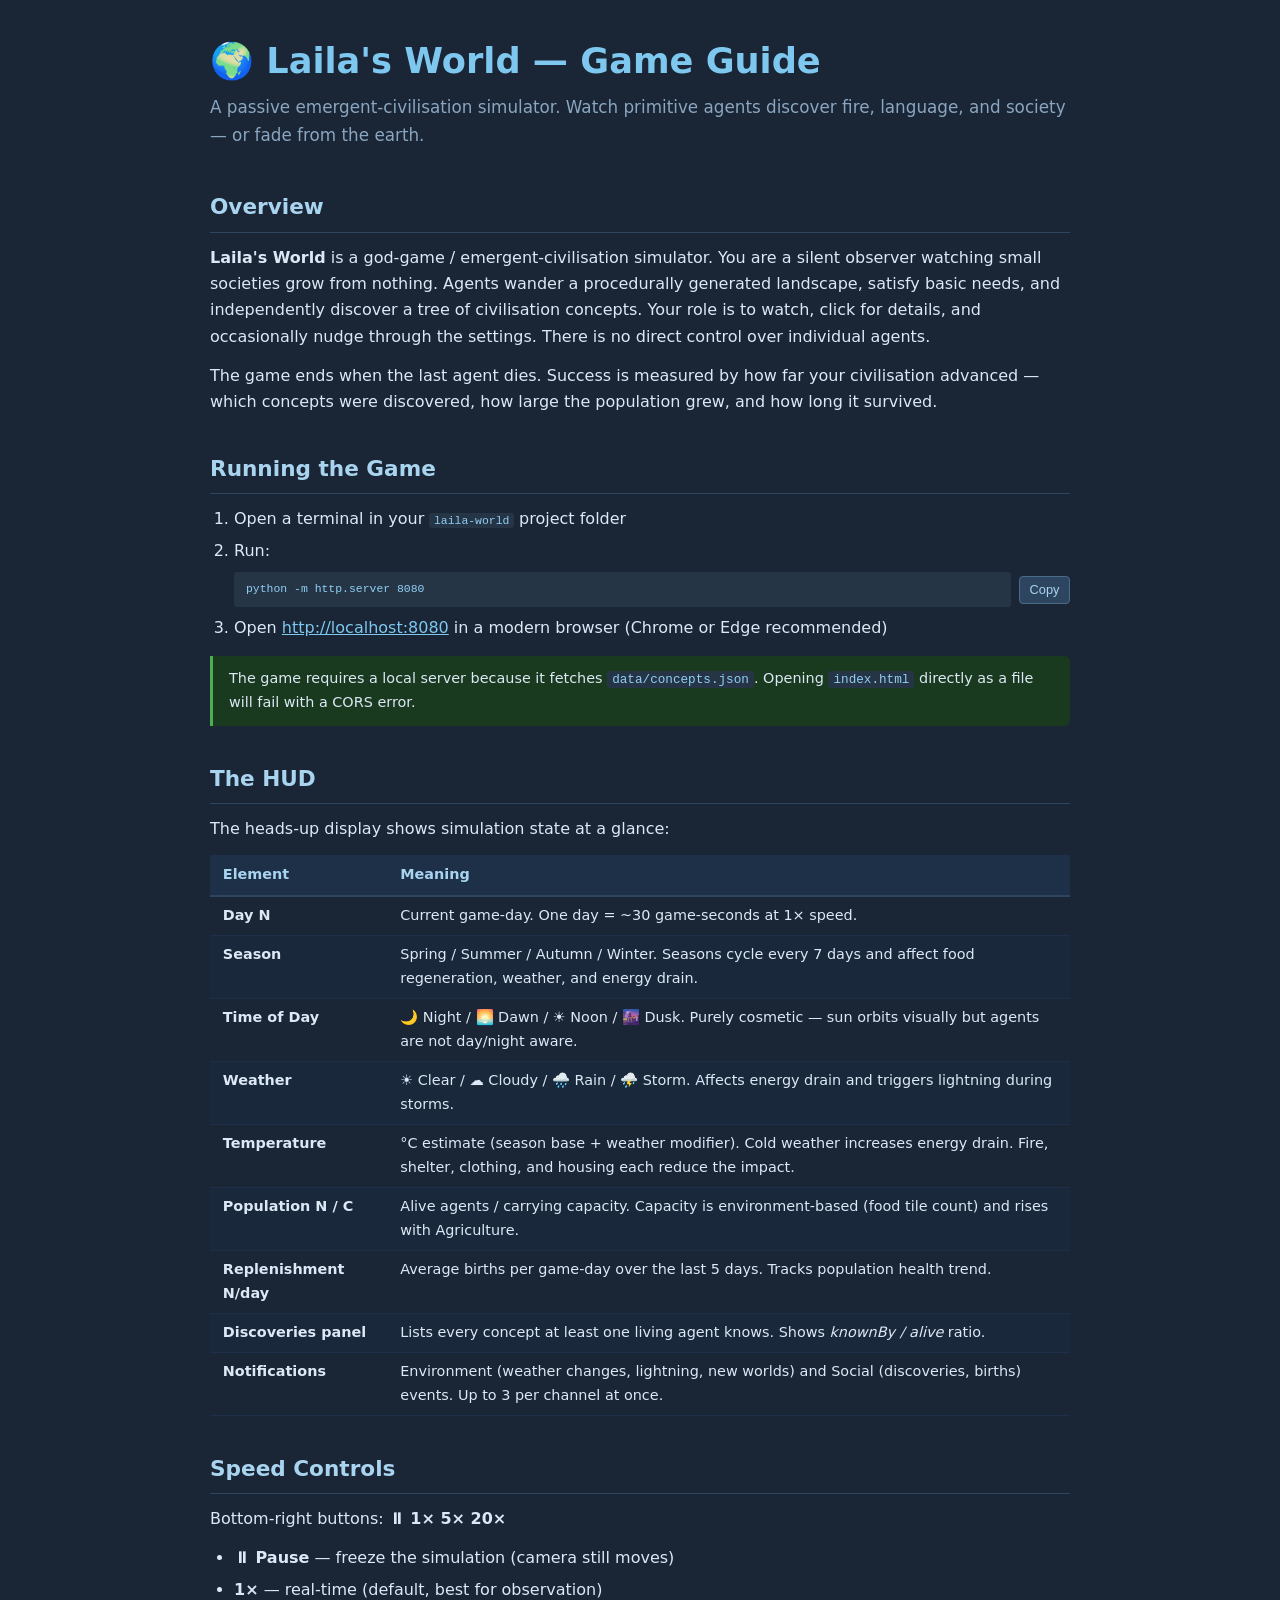
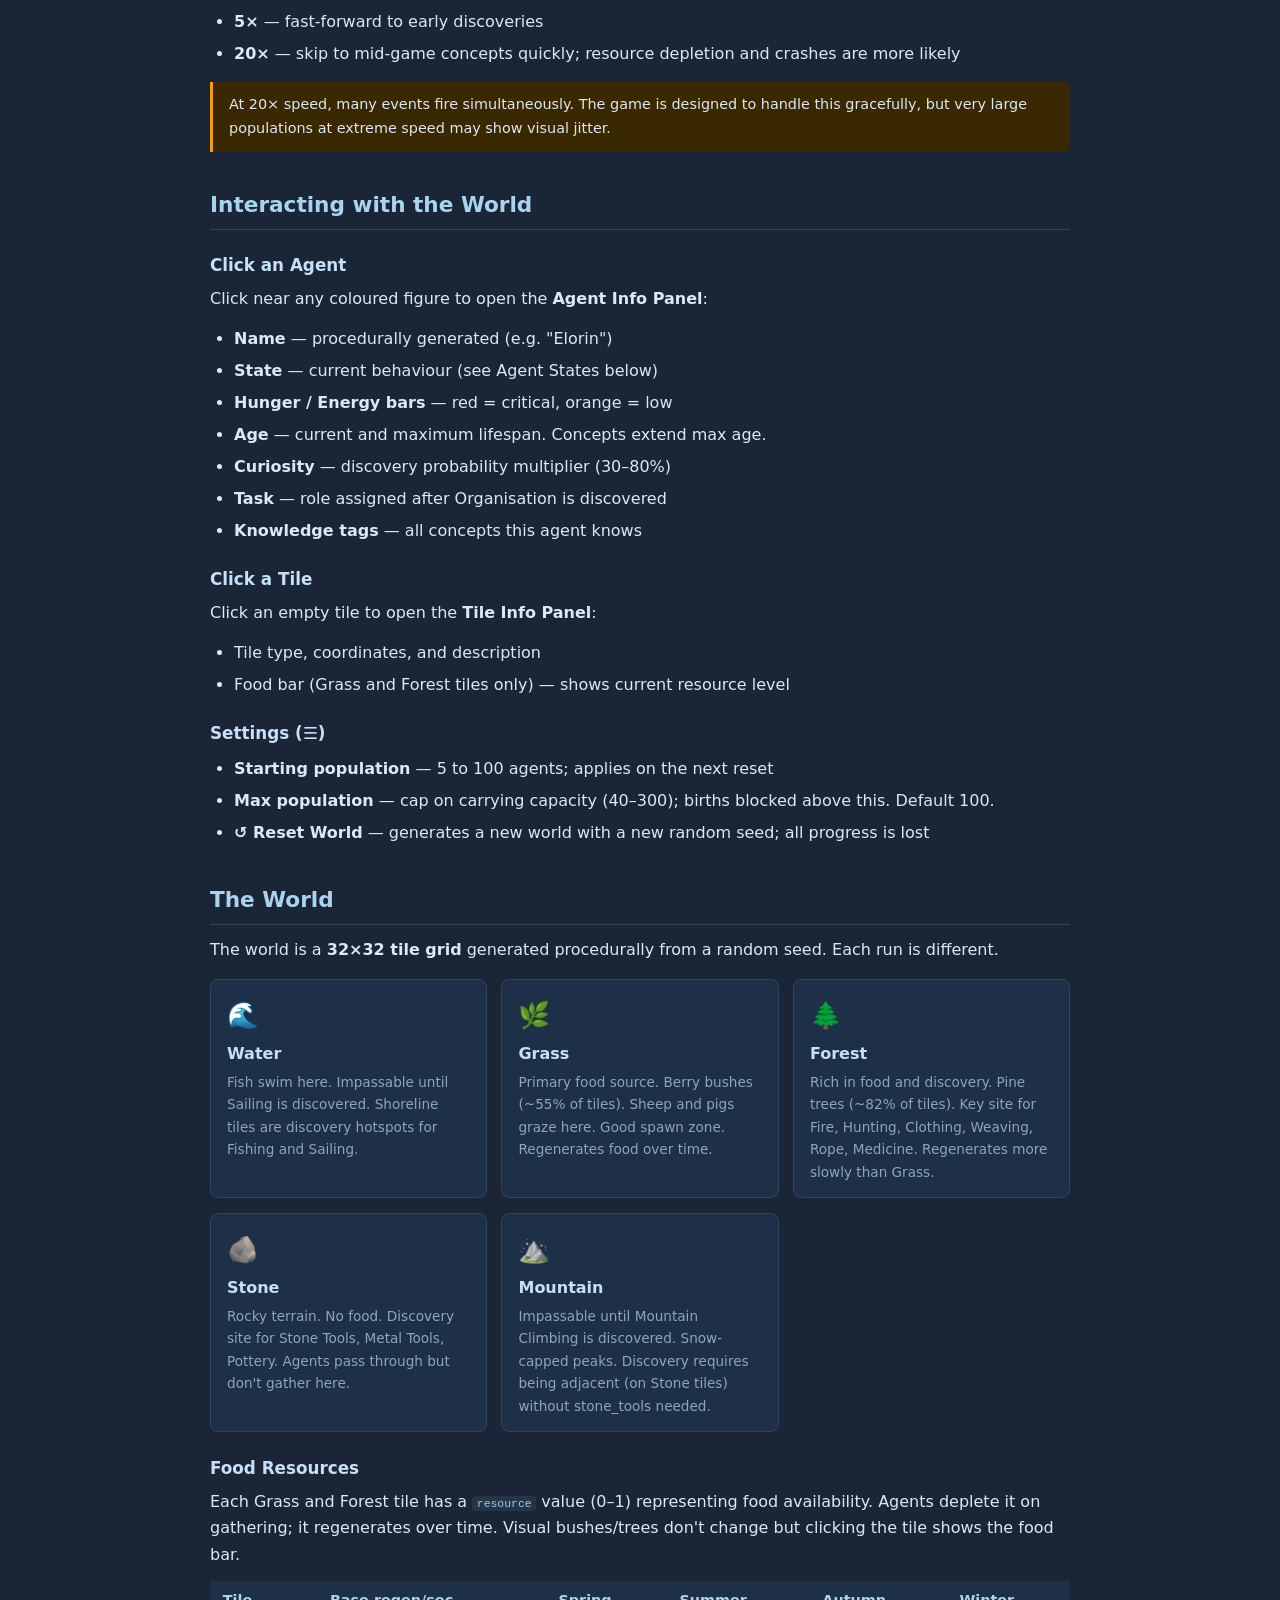
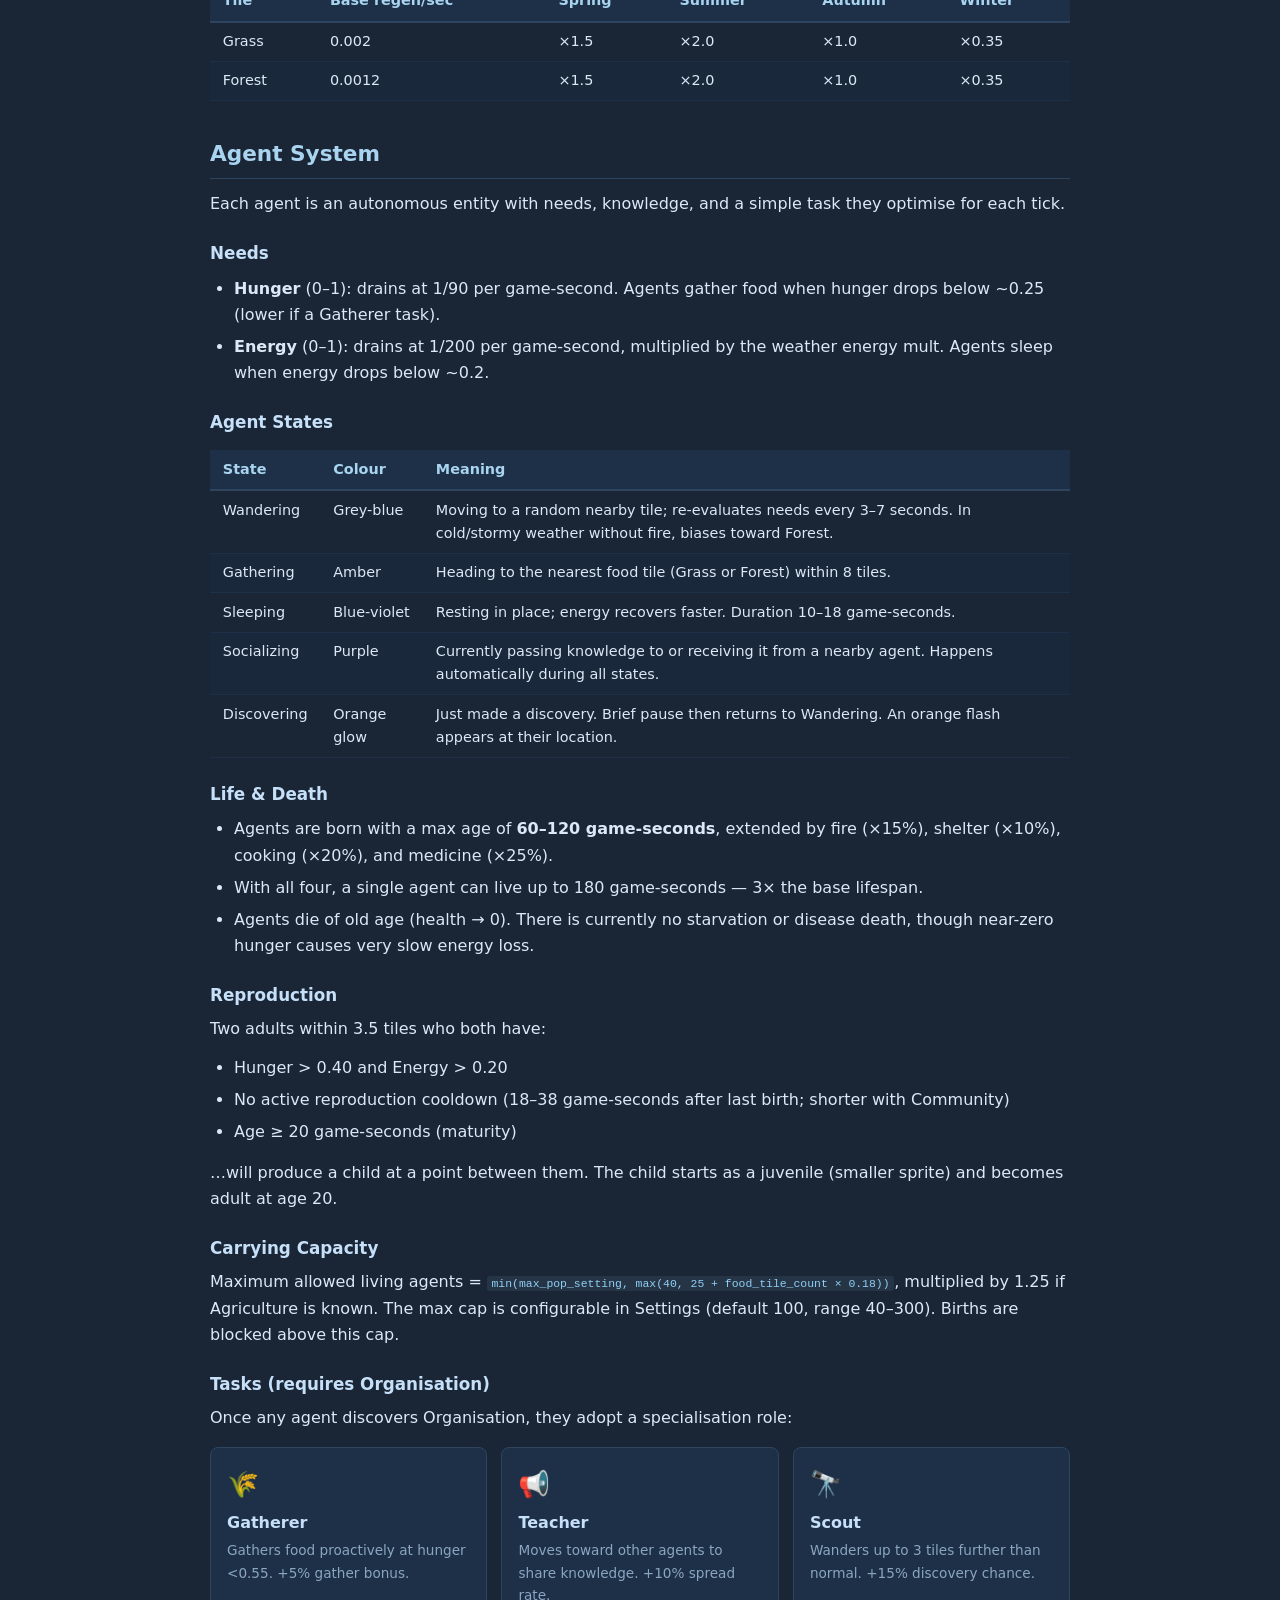
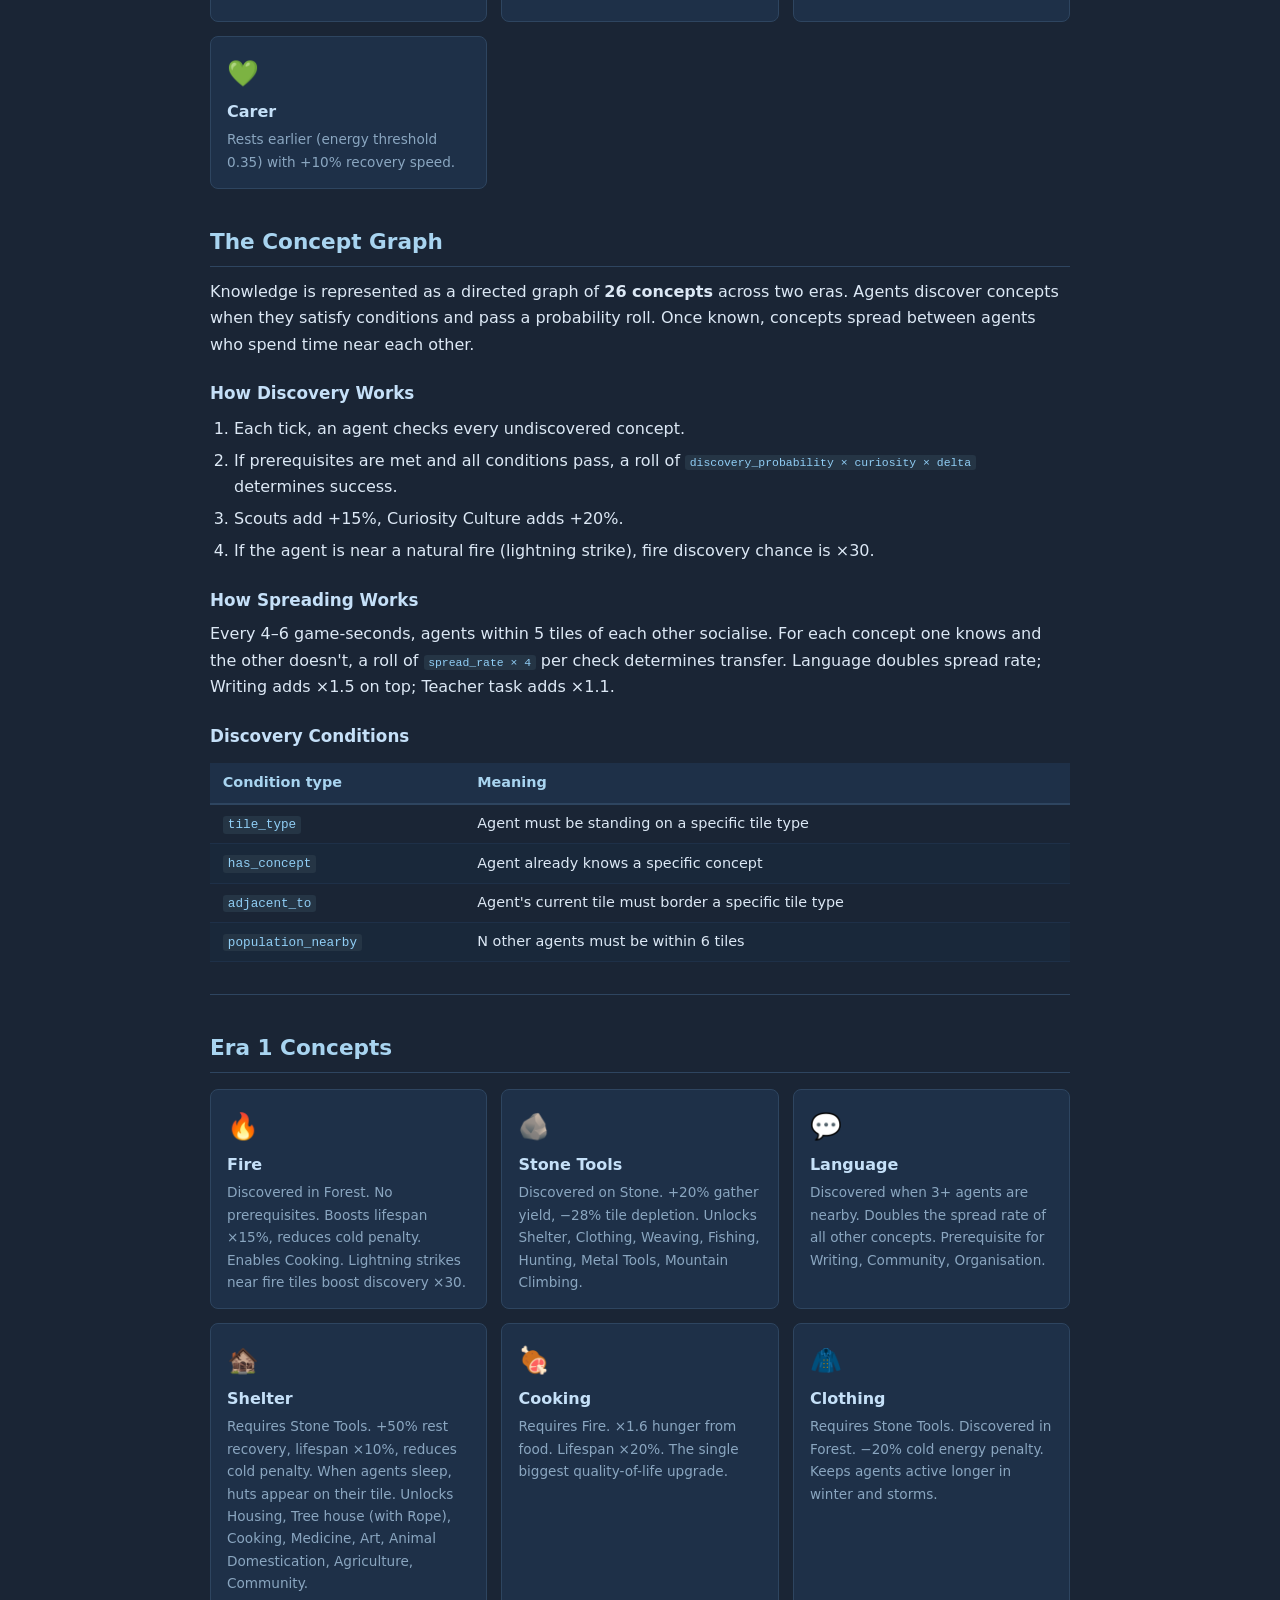
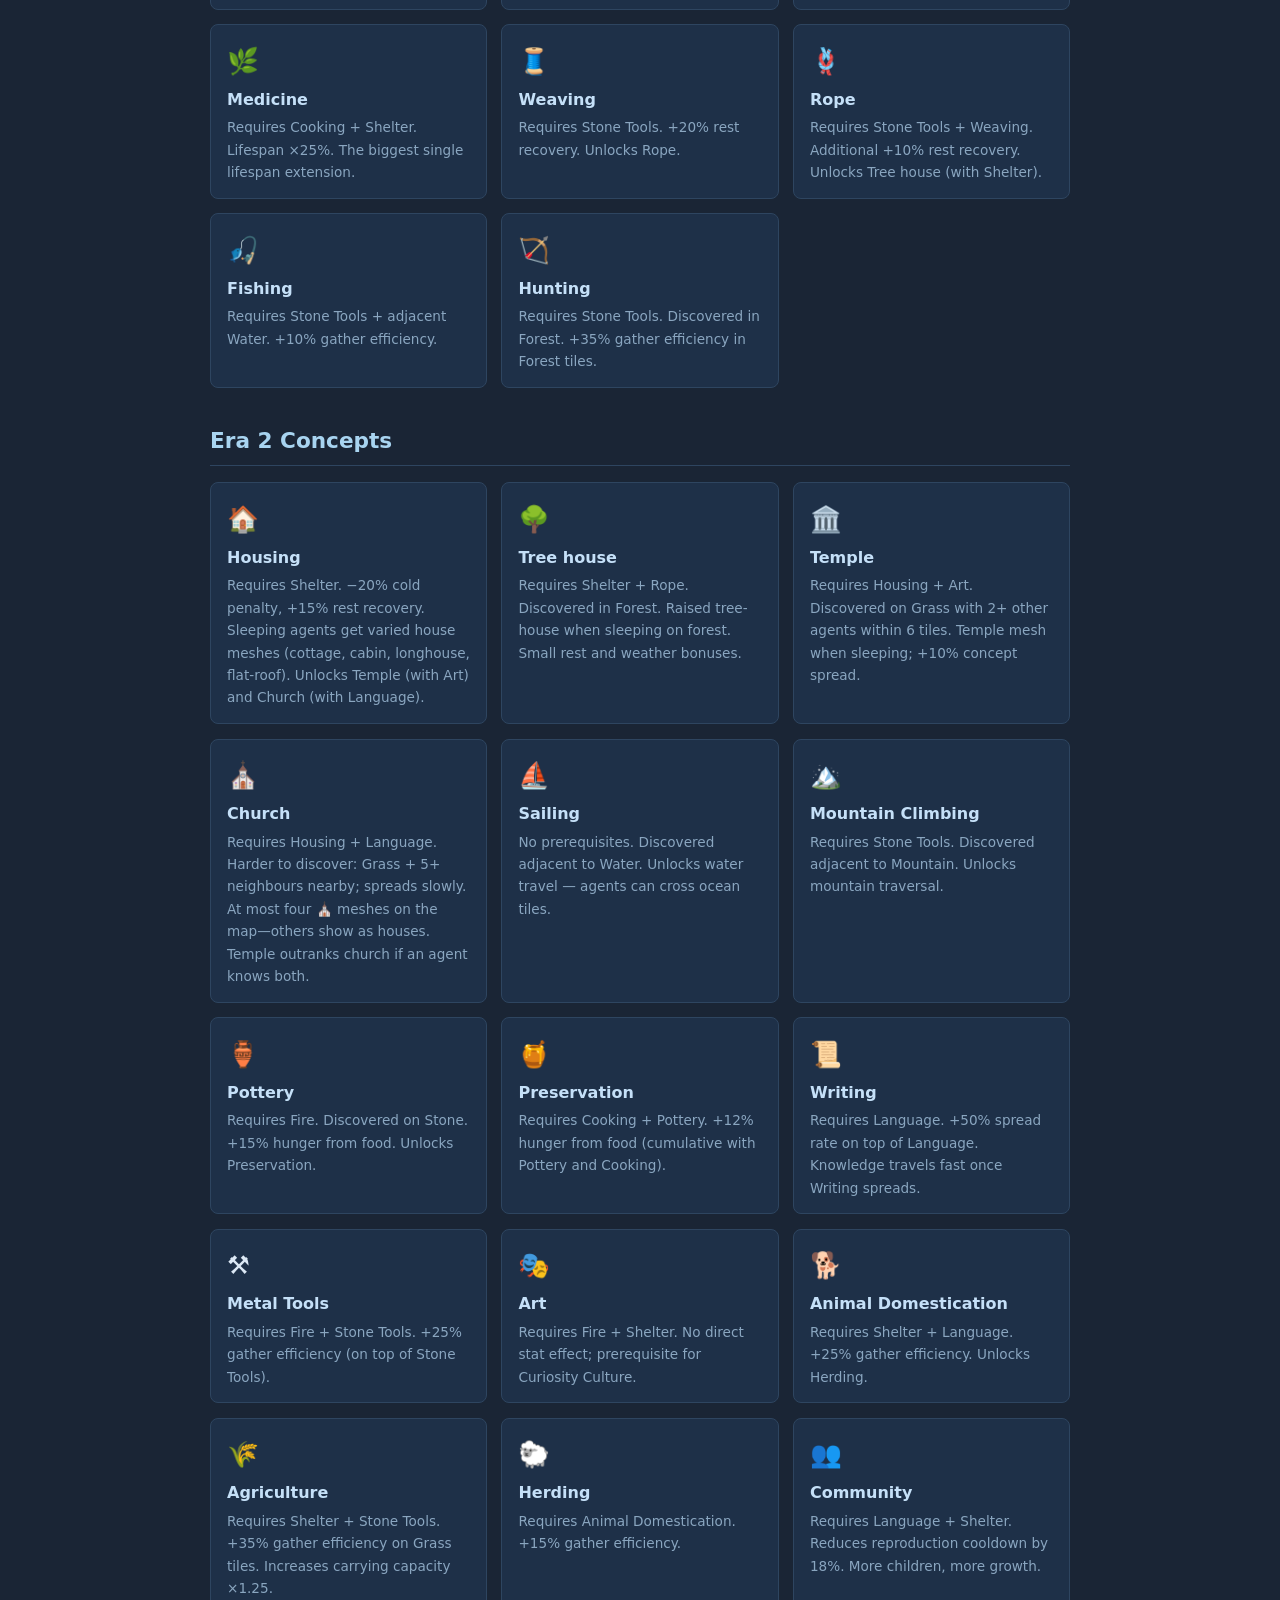
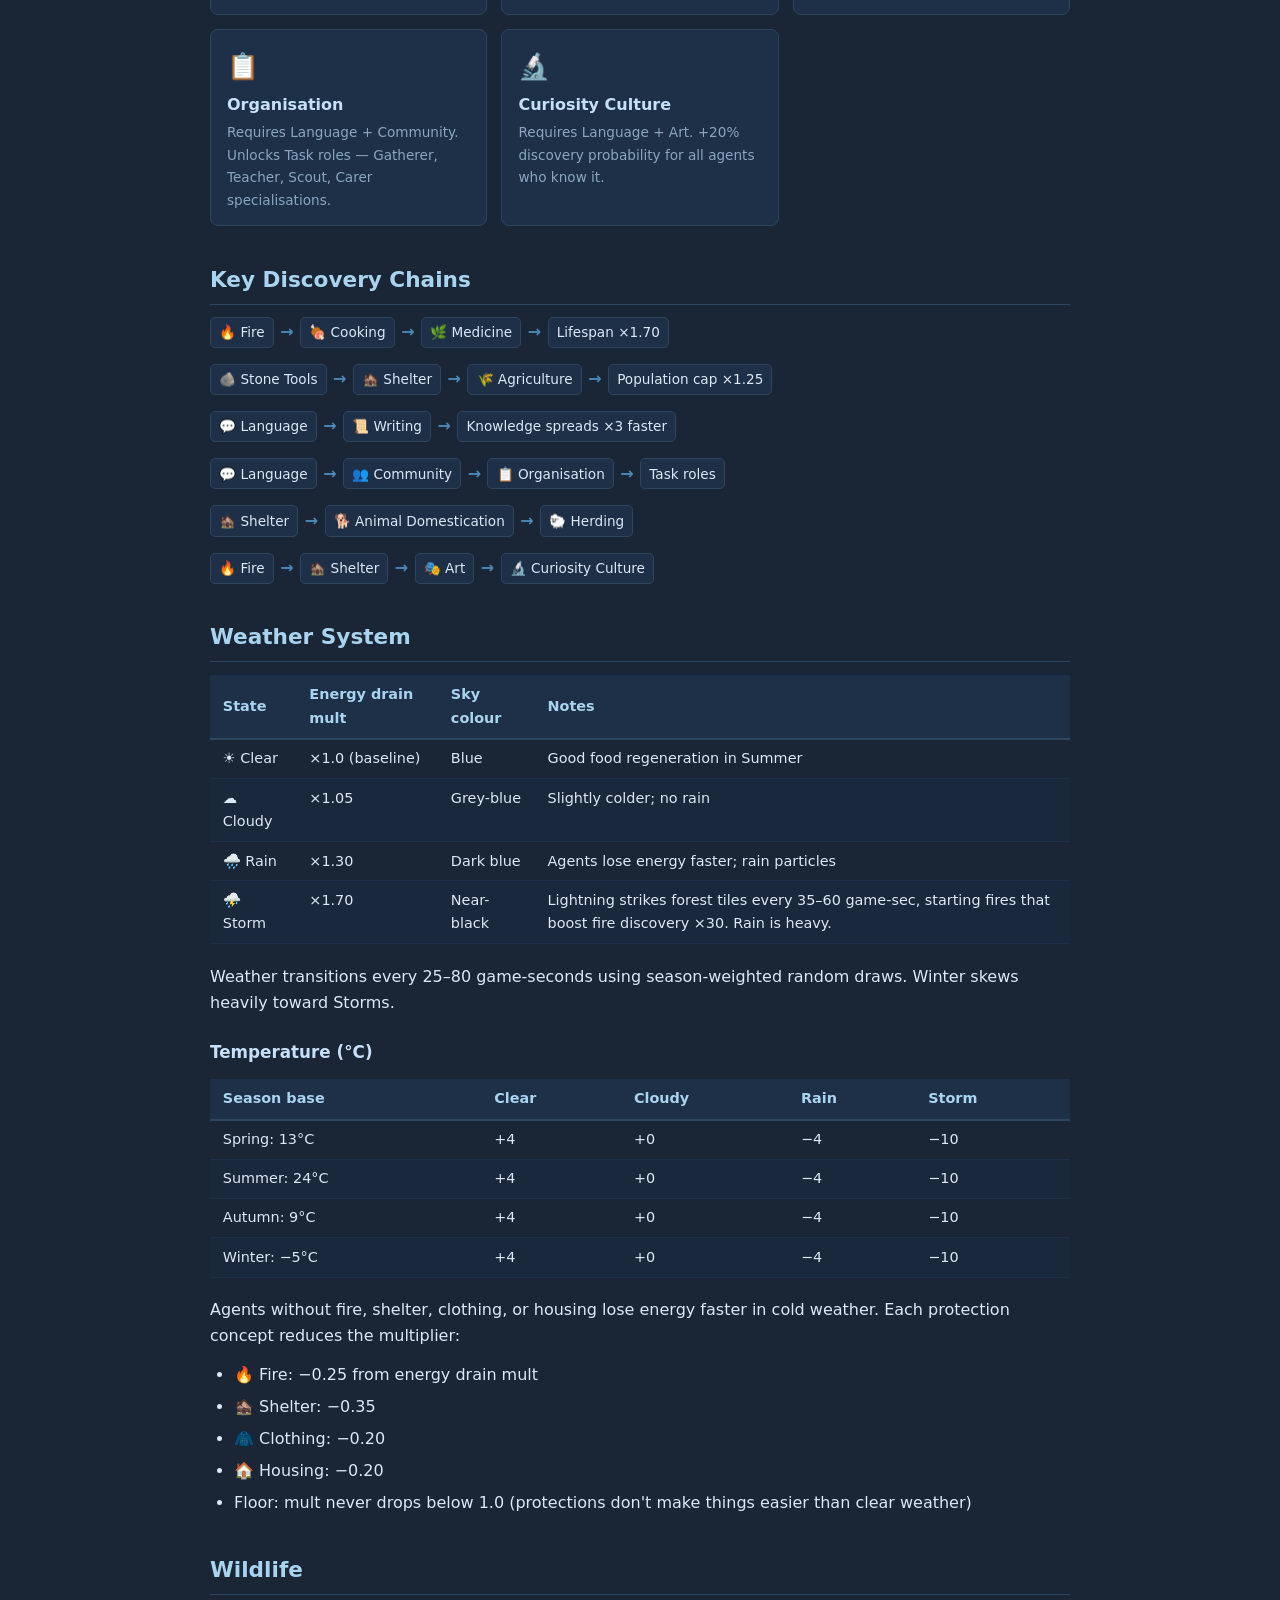
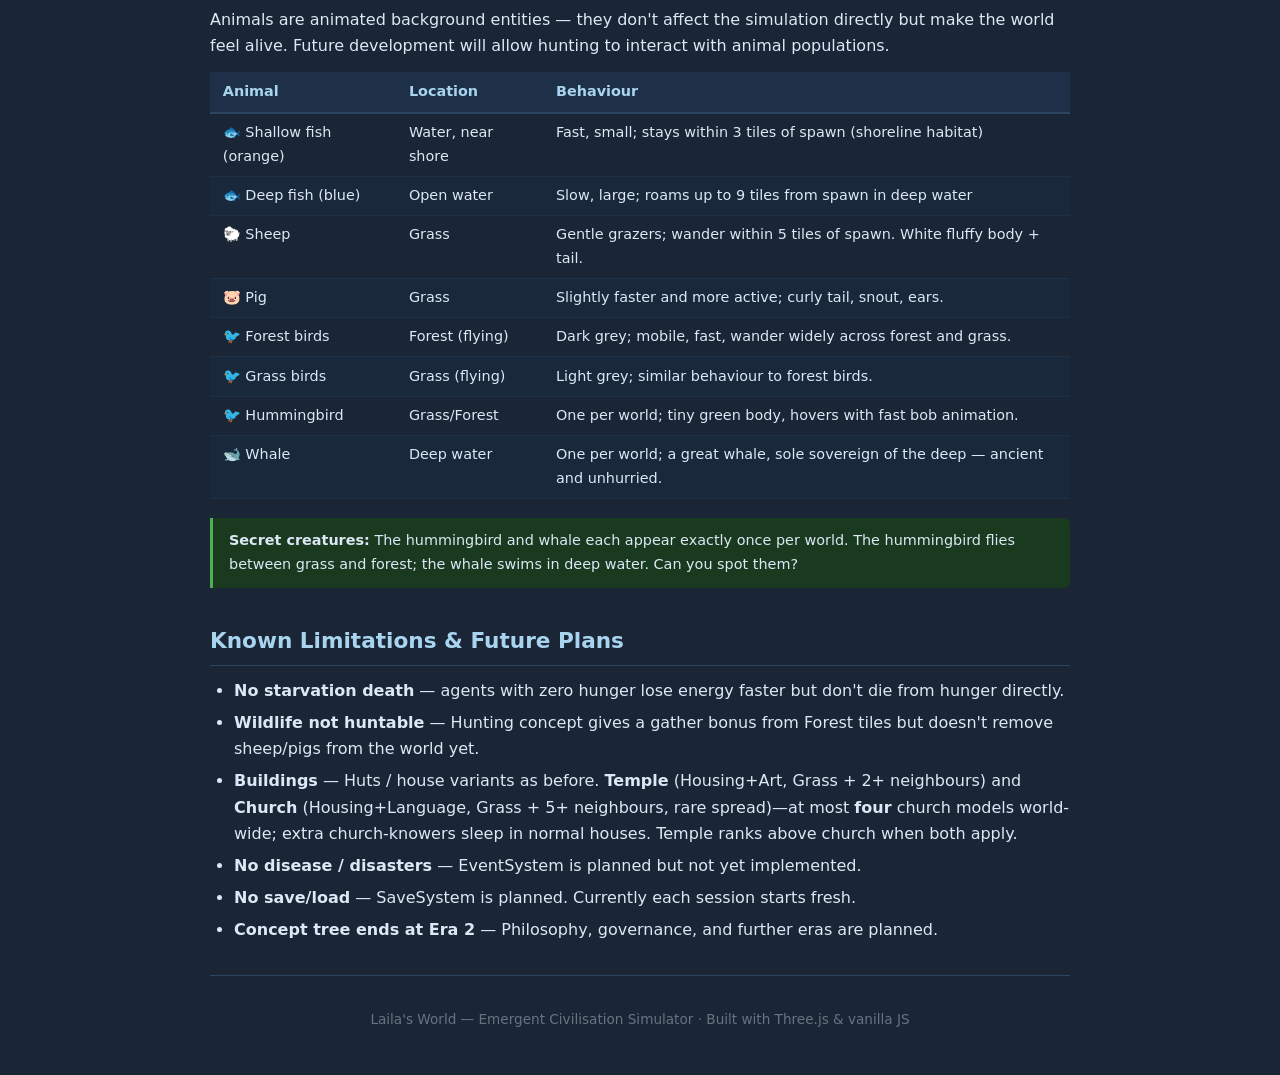
<file: guide.html>
<!DOCTYPE html>
<html lang="en">
<head>
  <meta charset="UTF-8">
  <meta name="viewport" content="width=device-width, initial-scale=1.0">
  <title>Laila's World — Game Guide</title>
  <style>
    *, *::before, *::after { box-sizing: border-box; margin: 0; padding: 0; }
    body {
      font-family: 'Segoe UI', system-ui, sans-serif;
      background: #1a2535;
      color: #dce8f5;
      line-height: 1.65;
      padding: 2rem 1rem;
    }
    .page { max-width: 860px; margin: 0 auto; }
    h1 { font-size: 2.2rem; color: #7ec8f0; margin-bottom: 0.25rem; }
    .subtitle { color: #8aa6c0; margin-bottom: 2.5rem; font-size: 1.05rem; }
    h2 { font-size: 1.35rem; color: #a8d4f0; margin: 2.2rem 0 0.75rem; border-bottom: 1px solid #2e4560; padding-bottom: 0.4rem; }
    h3 { font-size: 1.05rem; color: #c5e0f8; margin: 1.4rem 0 0.4rem; }
    p { margin-bottom: 0.8rem; }
    ul, ol { margin: 0.5rem 0 0.9rem 1.5rem; }
    li { margin-bottom: 0.35rem; }
    code { background: #253545; border-radius: 3px; padding: 0.1em 0.4em; font-size: 0.88em; color: #90cef5; }
    .card-grid { display: grid; grid-template-columns: repeat(auto-fill, minmax(220px, 1fr)); gap: 0.9rem; margin: 1rem 0 1.4rem; }
    .card {
      background: #1e3048;
      border: 1px solid #2e4560;
      border-radius: 8px;
      padding: 0.9rem 1rem;
    }
    .card-icon { font-size: 1.6rem; margin-bottom: 0.3rem; }
    .card-name { font-weight: 600; color: #c5e0f8; margin-bottom: 0.2rem; }
    .card-desc { font-size: 0.85rem; color: #8aa6c0; }
    .chain { display: flex; flex-wrap: wrap; align-items: center; gap: 0.4rem; margin: 0.6rem 0 1rem; }
    .chain-item { background: #1e3048; border: 1px solid #2e4560; border-radius: 5px; padding: 0.25em 0.6em; font-size: 0.85rem; }
    .chain-arrow { color: #4a8aba; font-weight: bold; }
    .tip { background: #1a3a20; border-left: 3px solid #4caf50; padding: 0.7rem 1rem; border-radius: 0 6px 6px 0; margin: 0.8rem 0; font-size: 0.9rem; }
    .warn { background: #3a2800; border-left: 3px solid #f59e0b; padding: 0.7rem 1rem; border-radius: 0 6px 6px 0; margin: 0.8rem 0; font-size: 0.9rem; }
    table { width: 100%; border-collapse: collapse; margin: 0.8rem 0 1.2rem; font-size: 0.9rem; }
    th { background: #1e3048; padding: 0.5rem 0.8rem; text-align: left; color: #a8d4f0; border-bottom: 2px solid #2e4560; }
    td { padding: 0.45rem 0.8rem; border-bottom: 1px solid #1e3048; vertical-align: top; }
    tr:nth-child(even) td { background: #19283a; }
    .badge { display: inline-block; border-radius: 4px; padding: 0.15em 0.55em; font-size: 0.78em; font-weight: 600; }
    .era1 { background: #1a3a20; color: #6fcf7a; }
    .era2 { background: #1e3048; color: #7ec8f0; }
    hr { border: none; border-top: 1px solid #2e4560; margin: 2rem 0; }
    a { color: #7ec8f0; }
    .cmd-block { display: flex; align-items: center; gap: 0.5rem; margin: 0.5rem 0; }
    .cmd-block code { flex: 1; padding: 0.5rem 0.75rem; }
    .copy-btn {
      flex-shrink: 0; background: #2e4560; border: 1px solid #4a6a8a; color: #a8d4f0;
      padding: 0.35rem 0.6rem; border-radius: 4px; cursor: pointer; font-size: 0.8rem;
    }
    .copy-btn:hover { background: #3a5570; }
    .copy-btn.copied { background: #1a3a20; border-color: #4caf50; color: #6fcf7a; }
  </style>
</head>
<body>
<div class="page">

  <h1>🌍 Laila's World — Game Guide</h1>
  <p class="subtitle">A passive emergent-civilisation simulator. Watch primitive agents discover fire, language, and society — or fade from the earth.</p>

  <h2>Overview</h2>
  <p>
    <strong>Laila's World</strong> is a god-game / emergent-civilisation simulator. You are a silent observer
    watching small societies grow from nothing. Agents wander a procedurally generated landscape,
    satisfy basic needs, and independently discover a tree of civilisation concepts.
    Your role is to watch, click for details, and occasionally nudge through the settings.
    There is no direct control over individual agents.
  </p>
  <p>
    The game ends when the last agent dies. Success is measured by how far your civilisation advanced —
    which concepts were discovered, how large the population grew, and how long it survived.
  </p>

  <h2>Running the Game</h2>
  <ol>
    <li>Open a terminal in your <code>laila-world</code> project folder</li>
    <li>Run:
      <div class="cmd-block">
        <code id="run-cmd">python -m http.server 8080</code>
        <button class="copy-btn" onclick="var b=this; navigator.clipboard.writeText(document.getElementById('run-cmd').textContent); b.classList.add('copied'); b.textContent='Copied!'; setTimeout(function(){ b.classList.remove('copied'); b.textContent='Copy'; }, 1500);">Copy</button>
      </div>
    </li>
    <li>Open <a href="http://localhost:8080" target="_blank" rel="noopener">http://localhost:8080</a> in a modern browser (Chrome or Edge recommended)</li>
  </ol>
  <div class="tip">The game requires a local server because it fetches <code>data/concepts.json</code>.
  Opening <code>index.html</code> directly as a file will fail with a CORS error.</div>

  <h2>The HUD</h2>
  <p>The heads-up display shows simulation state at a glance:</p>

  <table>
    <thead><tr><th>Element</th><th>Meaning</th></tr></thead>
    <tbody>
      <tr><td><strong>Day N</strong></td><td>Current game-day. One day = ~30 game-seconds at 1× speed.</td></tr>
      <tr><td><strong>Season</strong></td><td>Spring / Summer / Autumn / Winter. Seasons cycle every 7 days and affect food regeneration, weather, and energy drain.</td></tr>
      <tr><td><strong>Time of Day</strong></td><td>🌙 Night / 🌅 Dawn / ☀️ Noon / 🌆 Dusk. Purely cosmetic — sun orbits visually but agents are not day/night aware.</td></tr>
      <tr><td><strong>Weather</strong></td><td>☀️ Clear / ☁️ Cloudy / 🌧️ Rain / ⛈️ Storm. Affects energy drain and triggers lightning during storms.</td></tr>
      <tr><td><strong>Temperature</strong></td><td>°C estimate (season base + weather modifier). Cold weather increases energy drain. Fire, shelter, clothing, and housing each reduce the impact.</td></tr>
      <tr><td><strong>Population N / C</strong></td><td>Alive agents / carrying capacity. Capacity is environment-based (food tile count) and rises with Agriculture.</td></tr>
      <tr><td><strong>Replenishment N/day</strong></td><td>Average births per game-day over the last 5 days. Tracks population health trend.</td></tr>
      <tr><td><strong>Discoveries panel</strong></td><td>Lists every concept at least one living agent knows. Shows <em>knownBy / alive</em> ratio.</td></tr>
      <tr><td><strong>Notifications</strong></td><td>Environment (weather changes, lightning, new worlds) and Social (discoveries, births) events. Up to 3 per channel at once.</td></tr>
    </tbody>
  </table>

  <h2>Speed Controls</h2>
  <p>Bottom-right buttons: <strong>⏸ 1× 5× 20×</strong></p>
  <ul>
    <li><strong>⏸ Pause</strong> — freeze the simulation (camera still moves)</li>
    <li><strong>1×</strong> — real-time (default, best for observation)</li>
    <li><strong>5×</strong> — fast-forward to early discoveries</li>
    <li><strong>20×</strong> — skip to mid-game concepts quickly; resource depletion and crashes are more likely</li>
  </ul>
  <div class="warn">At 20× speed, many events fire simultaneously. The game is designed to handle this gracefully, but very large populations at extreme speed may show visual jitter.</div>

  <h2>Interacting with the World</h2>
  <h3>Click an Agent</h3>
  <p>Click near any coloured figure to open the <strong>Agent Info Panel</strong>:</p>
  <ul>
    <li><strong>Name</strong> — procedurally generated (e.g. "Elorin")</li>
    <li><strong>State</strong> — current behaviour (see Agent States below)</li>
    <li><strong>Hunger / Energy bars</strong> — red = critical, orange = low</li>
    <li><strong>Age</strong> — current and maximum lifespan. Concepts extend max age.</li>
    <li><strong>Curiosity</strong> — discovery probability multiplier (30–80%)</li>
    <li><strong>Task</strong> — role assigned after Organisation is discovered</li>
    <li><strong>Knowledge tags</strong> — all concepts this agent knows</li>
  </ul>

  <h3>Click a Tile</h3>
  <p>Click an empty tile to open the <strong>Tile Info Panel</strong>:</p>
  <ul>
    <li>Tile type, coordinates, and description</li>
    <li>Food bar (Grass and Forest tiles only) — shows current resource level</li>
  </ul>

  <h3>Settings (☰)</h3>
  <ul>
    <li><strong>Starting population</strong> — 5 to 100 agents; applies on the next reset</li>
    <li><strong>Max population</strong> — cap on carrying capacity (40–300); births blocked above this. Default 100.</li>
    <li><strong>↺ Reset World</strong> — generates a new world with a new random seed; all progress is lost</li>
  </ul>

  <h2>The World</h2>
  <p>The world is a <strong>32×32 tile grid</strong> generated procedurally from a random seed. Each run is different.</p>

  <div class="card-grid">
    <div class="card">
      <div class="card-icon">🌊</div>
      <div class="card-name">Water</div>
      <div class="card-desc">Fish swim here. Impassable until Sailing is discovered. Shoreline tiles are discovery hotspots for Fishing and Sailing.</div>
    </div>
    <div class="card">
      <div class="card-icon">🌿</div>
      <div class="card-name">Grass</div>
      <div class="card-desc">Primary food source. Berry bushes (~55% of tiles). Sheep and pigs graze here. Good spawn zone. Regenerates food over time.</div>
    </div>
    <div class="card">
      <div class="card-icon">🌲</div>
      <div class="card-name">Forest</div>
      <div class="card-desc">Rich in food and discovery. Pine trees (~82% of tiles). Key site for Fire, Hunting, Clothing, Weaving, Rope, Medicine. Regenerates more slowly than Grass.</div>
    </div>
    <div class="card">
      <div class="card-icon">🪨</div>
      <div class="card-name">Stone</div>
      <div class="card-desc">Rocky terrain. No food. Discovery site for Stone Tools, Metal Tools, Pottery. Agents pass through but don't gather here.</div>
    </div>
    <div class="card">
      <div class="card-icon">⛰️</div>
      <div class="card-name">Mountain</div>
      <div class="card-desc">Impassable until Mountain Climbing is discovered. Snow-capped peaks. Discovery requires being adjacent (on Stone tiles) without stone_tools needed.</div>
    </div>
  </div>

  <h3>Food Resources</h3>
  <p>Each Grass and Forest tile has a <code>resource</code> value (0–1) representing food availability.
  Agents deplete it on gathering; it regenerates over time. Visual bushes/trees don't change but clicking the tile shows the food bar.</p>
  <table>
    <thead><tr><th>Tile</th><th>Base regen/sec</th><th>Spring</th><th>Summer</th><th>Autumn</th><th>Winter</th></tr></thead>
    <tbody>
      <tr><td>Grass</td><td>0.002</td><td>×1.5</td><td>×2.0</td><td>×1.0</td><td>×0.35</td></tr>
      <tr><td>Forest</td><td>0.0012</td><td>×1.5</td><td>×2.0</td><td>×1.0</td><td>×0.35</td></tr>
    </tbody>
  </table>

  <h2>Agent System</h2>
  <p>Each agent is an autonomous entity with needs, knowledge, and a simple task they optimise for each tick.</p>

  <h3>Needs</h3>
  <ul>
    <li><strong>Hunger</strong> (0–1): drains at 1/90 per game-second. Agents gather food when hunger drops below ~0.25 (lower if a Gatherer task).</li>
    <li><strong>Energy</strong> (0–1): drains at 1/200 per game-second, multiplied by the weather energy mult. Agents sleep when energy drops below ~0.2.</li>
  </ul>

  <h3>Agent States</h3>
  <table>
    <thead><tr><th>State</th><th>Colour</th><th>Meaning</th></tr></thead>
    <tbody>
      <tr><td>Wandering</td><td>Grey-blue</td><td>Moving to a random nearby tile; re-evaluates needs every 3–7 seconds. In cold/stormy weather without fire, biases toward Forest.</td></tr>
      <tr><td>Gathering</td><td>Amber</td><td>Heading to the nearest food tile (Grass or Forest) within 8 tiles.</td></tr>
      <tr><td>Sleeping</td><td>Blue-violet</td><td>Resting in place; energy recovers faster. Duration 10–18 game-seconds.</td></tr>
      <tr><td>Socializing</td><td>Purple</td><td>Currently passing knowledge to or receiving it from a nearby agent. Happens automatically during all states.</td></tr>
      <tr><td>Discovering</td><td>Orange glow</td><td>Just made a discovery. Brief pause then returns to Wandering. An orange flash appears at their location.</td></tr>
    </tbody>
  </table>

  <h3>Life &amp; Death</h3>
  <ul>
    <li>Agents are born with a max age of <strong>60–120 game-seconds</strong>, extended by fire (×15%), shelter (×10%), cooking (×20%), and medicine (×25%).</li>
    <li>With all four, a single agent can live up to 180 game-seconds — 3× the base lifespan.</li>
    <li>Agents die of old age (health → 0). There is currently no starvation or disease death, though near-zero hunger causes very slow energy loss.</li>
  </ul>

  <h3>Reproduction</h3>
  <p>Two adults within 3.5 tiles who both have:</p>
  <ul>
    <li>Hunger &gt; 0.40 and Energy &gt; 0.20</li>
    <li>No active reproduction cooldown (18–38 game-seconds after last birth; shorter with Community)</li>
    <li>Age ≥ 20 game-seconds (maturity)</li>
  </ul>
  <p>…will produce a child at a point between them. The child starts as a juvenile (smaller sprite) and becomes adult at age 20.</p>

  <h3>Carrying Capacity</h3>
  <p>Maximum allowed living agents = <code>min(max_pop_setting, max(40, 25 + food_tile_count × 0.18))</code>, multiplied by 1.25 if Agriculture is known. The max cap is configurable in Settings (default 100, range 40–300). Births are blocked above this cap.</p>

  <h3>Tasks (requires Organisation)</h3>
  <p>Once any agent discovers Organisation, they adopt a specialisation role:</p>
  <div class="card-grid">
    <div class="card">
      <div class="card-icon">🌾</div>
      <div class="card-name">Gatherer</div>
      <div class="card-desc">Gathers food proactively at hunger &lt;0.55. +5% gather bonus.</div>
    </div>
    <div class="card">
      <div class="card-icon">📢</div>
      <div class="card-name">Teacher</div>
      <div class="card-desc">Moves toward other agents to share knowledge. +10% spread rate.</div>
    </div>
    <div class="card">
      <div class="card-icon">🔭</div>
      <div class="card-name">Scout</div>
      <div class="card-desc">Wanders up to 3 tiles further than normal. +15% discovery chance.</div>
    </div>
    <div class="card">
      <div class="card-icon">💚</div>
      <div class="card-name">Carer</div>
      <div class="card-desc">Rests earlier (energy threshold 0.35) with +10% recovery speed.</div>
    </div>
  </div>

  <h2>The Concept Graph</h2>
  <p>Knowledge is represented as a directed graph of <strong>26 concepts</strong> across two eras.
  Agents discover concepts when they satisfy conditions and pass a probability roll.
  Once known, concepts spread between agents who spend time near each other.</p>

  <h3>How Discovery Works</h3>
  <ol>
    <li>Each tick, an agent checks every undiscovered concept.</li>
    <li>If prerequisites are met and all conditions pass, a roll of <code>discovery_probability × curiosity × delta</code> determines success.</li>
    <li>Scouts add +15%, Curiosity Culture adds +20%.</li>
    <li>If the agent is near a natural fire (lightning strike), fire discovery chance is ×30.</li>
  </ol>

  <h3>How Spreading Works</h3>
  <p>Every 4–6 game-seconds, agents within 5 tiles of each other socialise. For each concept one knows and the other doesn't, a roll of <code>spread_rate × 4</code> per check determines transfer. Language doubles spread rate; Writing adds ×1.5 on top; Teacher task adds ×1.1.</p>

  <h3>Discovery Conditions</h3>
  <table>
    <thead><tr><th>Condition type</th><th>Meaning</th></tr></thead>
    <tbody>
      <tr><td><code>tile_type</code></td><td>Agent must be standing on a specific tile type</td></tr>
      <tr><td><code>has_concept</code></td><td>Agent already knows a specific concept</td></tr>
      <tr><td><code>adjacent_to</code></td><td>Agent's current tile must border a specific tile type</td></tr>
      <tr><td><code>population_nearby</code></td><td>N other agents must be within 6 tiles</td></tr>
    </tbody>
  </table>

  <hr>

  <h2>Era 1 Concepts</h2>
  <div class="card-grid">
    <div class="card"><div class="card-icon">🔥</div><div class="card-name">Fire</div><div class="card-desc">Discovered in Forest. No prerequisites. Boosts lifespan ×15%, reduces cold penalty. Enables Cooking. Lightning strikes near fire tiles boost discovery ×30.</div></div>
    <div class="card"><div class="card-icon">🪨</div><div class="card-name">Stone Tools</div><div class="card-desc">Discovered on Stone. +20% gather yield, −28% tile depletion. Unlocks Shelter, Clothing, Weaving, Fishing, Hunting, Metal Tools, Mountain Climbing.</div></div>
    <div class="card"><div class="card-icon">💬</div><div class="card-name">Language</div><div class="card-desc">Discovered when 3+ agents are nearby. Doubles the spread rate of all other concepts. Prerequisite for Writing, Community, Organisation.</div></div>
    <div class="card"><div class="card-icon">🏚️</div><div class="card-name">Shelter</div><div class="card-desc">Requires Stone Tools. +50% rest recovery, lifespan ×10%, reduces cold penalty. When agents sleep, huts appear on their tile. Unlocks Housing, Tree house (with Rope), Cooking, Medicine, Art, Animal Domestication, Agriculture, Community.</div></div>
    <div class="card"><div class="card-icon">🍖</div><div class="card-name">Cooking</div><div class="card-desc">Requires Fire. ×1.6 hunger from food. Lifespan ×20%. The single biggest quality-of-life upgrade.</div></div>
    <div class="card"><div class="card-icon">🧥</div><div class="card-name">Clothing</div><div class="card-desc">Requires Stone Tools. Discovered in Forest. −20% cold energy penalty. Keeps agents active longer in winter and storms.</div></div>
    <div class="card"><div class="card-icon">🌿</div><div class="card-name">Medicine</div><div class="card-desc">Requires Cooking + Shelter. Lifespan ×25%. The biggest single lifespan extension.</div></div>
    <div class="card"><div class="card-icon">🧵</div><div class="card-name">Weaving</div><div class="card-desc">Requires Stone Tools. +20% rest recovery. Unlocks Rope.</div></div>
    <div class="card"><div class="card-icon">🪢</div><div class="card-name">Rope</div><div class="card-desc">Requires Stone Tools + Weaving. Additional +10% rest recovery. Unlocks Tree house (with Shelter).</div></div>
    <div class="card"><div class="card-icon">🎣</div><div class="card-name">Fishing</div><div class="card-desc">Requires Stone Tools + adjacent Water. +10% gather efficiency.</div></div>
    <div class="card"><div class="card-icon">🏹</div><div class="card-name">Hunting</div><div class="card-desc">Requires Stone Tools. Discovered in Forest. +35% gather efficiency in Forest tiles.</div></div>
  </div>

  <h2>Era 2 Concepts</h2>
  <div class="card-grid">
    <div class="card"><div class="card-icon">🏠</div><div class="card-name">Housing</div><div class="card-desc">Requires Shelter. −20% cold penalty, +15% rest recovery. Sleeping agents get varied house meshes (cottage, cabin, longhouse, flat-roof). Unlocks Temple (with Art) and Church (with Language).</div></div>
    <div class="card"><div class="card-icon">🌳</div><div class="card-name">Tree house</div><div class="card-desc">Requires Shelter + Rope. Discovered in Forest. Raised tree-house when sleeping on forest. Small rest and weather bonuses.</div></div>
    <div class="card"><div class="card-icon">🏛️</div><div class="card-name">Temple</div><div class="card-desc">Requires Housing + Art. Discovered on Grass with 2+ other agents within 6 tiles. Temple mesh when sleeping; +10% concept spread.</div></div>
    <div class="card"><div class="card-icon">⛪</div><div class="card-name">Church</div><div class="card-desc">Requires Housing + Language. Harder to discover: Grass + 5+ neighbours nearby; spreads slowly. At most four ⛪ meshes on the map—others show as houses. Temple outranks church if an agent knows both.</div></div>
    <div class="card"><div class="card-icon">⛵</div><div class="card-name">Sailing</div><div class="card-desc">No prerequisites. Discovered adjacent to Water. Unlocks water travel — agents can cross ocean tiles.</div></div>
    <div class="card"><div class="card-icon">🏔️</div><div class="card-name">Mountain Climbing</div><div class="card-desc">Requires Stone Tools. Discovered adjacent to Mountain. Unlocks mountain traversal.</div></div>
    <div class="card"><div class="card-icon">🏺</div><div class="card-name">Pottery</div><div class="card-desc">Requires Fire. Discovered on Stone. +15% hunger from food. Unlocks Preservation.</div></div>
    <div class="card"><div class="card-icon">🍯</div><div class="card-name">Preservation</div><div class="card-desc">Requires Cooking + Pottery. +12% hunger from food (cumulative with Pottery and Cooking).</div></div>
    <div class="card"><div class="card-icon">📜</div><div class="card-name">Writing</div><div class="card-desc">Requires Language. +50% spread rate on top of Language. Knowledge travels fast once Writing spreads.</div></div>
    <div class="card"><div class="card-icon">⚒️</div><div class="card-name">Metal Tools</div><div class="card-desc">Requires Fire + Stone Tools. +25% gather efficiency (on top of Stone Tools).</div></div>
    <div class="card"><div class="card-icon">🎭</div><div class="card-name">Art</div><div class="card-desc">Requires Fire + Shelter. No direct stat effect; prerequisite for Curiosity Culture.</div></div>
    <div class="card"><div class="card-icon">🐕</div><div class="card-name">Animal Domestication</div><div class="card-desc">Requires Shelter + Language. +25% gather efficiency. Unlocks Herding.</div></div>
    <div class="card"><div class="card-icon">🌾</div><div class="card-name">Agriculture</div><div class="card-desc">Requires Shelter + Stone Tools. +35% gather efficiency on Grass tiles. Increases carrying capacity ×1.25.</div></div>
    <div class="card"><div class="card-icon">🐑</div><div class="card-name">Herding</div><div class="card-desc">Requires Animal Domestication. +15% gather efficiency.</div></div>
    <div class="card"><div class="card-icon">👥</div><div class="card-name">Community</div><div class="card-desc">Requires Language + Shelter. Reduces reproduction cooldown by 18%. More children, more growth.</div></div>
    <div class="card"><div class="card-icon">📋</div><div class="card-name">Organisation</div><div class="card-desc">Requires Language + Community. Unlocks Task roles — Gatherer, Teacher, Scout, Carer specialisations.</div></div>
    <div class="card"><div class="card-icon">🔬</div><div class="card-name">Curiosity Culture</div><div class="card-desc">Requires Language + Art. +20% discovery probability for all agents who know it.</div></div>
  </div>

  <h2>Key Discovery Chains</h2>
  <div class="chain">
    <span class="chain-item">🔥 Fire</span><span class="chain-arrow">→</span>
    <span class="chain-item">🍖 Cooking</span><span class="chain-arrow">→</span>
    <span class="chain-item">🌿 Medicine</span><span class="chain-arrow">→</span>
    <span class="chain-item">Lifespan ×1.70</span>
  </div>
  <div class="chain">
    <span class="chain-item">🪨 Stone Tools</span><span class="chain-arrow">→</span>
    <span class="chain-item">🏚️ Shelter</span><span class="chain-arrow">→</span>
    <span class="chain-item">🌾 Agriculture</span><span class="chain-arrow">→</span>
    <span class="chain-item">Population cap ×1.25</span>
  </div>
  <div class="chain">
    <span class="chain-item">💬 Language</span><span class="chain-arrow">→</span>
    <span class="chain-item">📜 Writing</span><span class="chain-arrow">→</span>
    <span class="chain-item">Knowledge spreads ×3 faster</span>
  </div>
  <div class="chain">
    <span class="chain-item">💬 Language</span><span class="chain-arrow">→</span>
    <span class="chain-item">👥 Community</span><span class="chain-arrow">→</span>
    <span class="chain-item">📋 Organisation</span><span class="chain-arrow">→</span>
    <span class="chain-item">Task roles</span>
  </div>
  <div class="chain">
    <span class="chain-item">🏚️ Shelter</span><span class="chain-arrow">→</span>
    <span class="chain-item">🐕 Animal Domestication</span><span class="chain-arrow">→</span>
    <span class="chain-item">🐑 Herding</span>
  </div>
  <div class="chain">
    <span class="chain-item">🔥 Fire</span><span class="chain-arrow">→</span>
    <span class="chain-item">🏚️ Shelter</span><span class="chain-arrow">→</span>
    <span class="chain-item">🎭 Art</span><span class="chain-arrow">→</span>
    <span class="chain-item">🔬 Curiosity Culture</span>
  </div>

  <h2>Weather System</h2>
  <table>
    <thead><tr><th>State</th><th>Energy drain mult</th><th>Sky colour</th><th>Notes</th></tr></thead>
    <tbody>
      <tr><td>☀️ Clear</td><td>×1.0 (baseline)</td><td>Blue</td><td>Good food regeneration in Summer</td></tr>
      <tr><td>☁️ Cloudy</td><td>×1.05</td><td>Grey-blue</td><td>Slightly colder; no rain</td></tr>
      <tr><td>🌧️ Rain</td><td>×1.30</td><td>Dark blue</td><td>Agents lose energy faster; rain particles</td></tr>
      <tr><td>⛈️ Storm</td><td>×1.70</td><td>Near-black</td><td>Lightning strikes forest tiles every 35–60 game-sec, starting fires that boost fire discovery ×30. Rain is heavy.</td></tr>
    </tbody>
  </table>

  <p>Weather transitions every 25–80 game-seconds using season-weighted random draws. Winter skews heavily toward Storms.</p>

  <h3>Temperature (°C)</h3>
  <table>
    <thead><tr><th>Season base</th><th>Clear</th><th>Cloudy</th><th>Rain</th><th>Storm</th></tr></thead>
    <tbody>
      <tr><td>Spring: 13°C</td><td>+4</td><td>+0</td><td>−4</td><td>−10</td></tr>
      <tr><td>Summer: 24°C</td><td>+4</td><td>+0</td><td>−4</td><td>−10</td></tr>
      <tr><td>Autumn: 9°C</td><td>+4</td><td>+0</td><td>−4</td><td>−10</td></tr>
      <tr><td>Winter: −5°C</td><td>+4</td><td>+0</td><td>−4</td><td>−10</td></tr>
    </tbody>
  </table>

  <p>Agents without fire, shelter, clothing, or housing lose energy faster in cold weather. Each protection concept reduces the multiplier:</p>
  <ul>
    <li>🔥 Fire: −0.25 from energy drain mult</li>
    <li>🏚️ Shelter: −0.35</li>
    <li>🧥 Clothing: −0.20</li>
    <li>🏠 Housing: −0.20</li>
    <li>Floor: mult never drops below 1.0 (protections don't make things easier than clear weather)</li>
  </ul>

  <h2>Wildlife</h2>
  <p>Animals are animated background entities — they don't affect the simulation directly but make the world feel alive.
  Future development will allow hunting to interact with animal populations.</p>

  <table>
    <thead><tr><th>Animal</th><th>Location</th><th>Behaviour</th></tr></thead>
    <tbody>
      <tr><td>🐟 Shallow fish (orange)</td><td>Water, near shore</td><td>Fast, small; stays within 3 tiles of spawn (shoreline habitat)</td></tr>
      <tr><td>🐟 Deep fish (blue)</td><td>Open water</td><td>Slow, large; roams up to 9 tiles from spawn in deep water</td></tr>
      <tr><td>🐑 Sheep</td><td>Grass</td><td>Gentle grazers; wander within 5 tiles of spawn. White fluffy body + tail.</td></tr>
      <tr><td>🐷 Pig</td><td>Grass</td><td>Slightly faster and more active; curly tail, snout, ears.</td></tr>
      <tr><td>🐦 Forest birds</td><td>Forest (flying)</td><td>Dark grey; mobile, fast, wander widely across forest and grass.</td></tr>
      <tr><td>🐦 Grass birds</td><td>Grass (flying)</td><td>Light grey; similar behaviour to forest birds.</td></tr>
      <tr><td>🐦 Hummingbird</td><td>Grass/Forest</td><td>One per world; tiny green body, hovers with fast bob animation.</td></tr>
      <tr><td>🐋 Whale</td><td>Deep water</td><td>One per world; a great whale, sole sovereign of the deep — ancient and unhurried.</td></tr>
    </tbody>
  </table>

  <div class="tip"><strong>Secret creatures:</strong> The hummingbird and whale each appear exactly once per world. The hummingbird flies between grass and forest; the whale swims in deep water. Can you spot them?</div>

  <h2>Known Limitations &amp; Future Plans</h2>
  <ul>
    <li><strong>No starvation death</strong> — agents with zero hunger lose energy faster but don't die from hunger directly.</li>
    <li><strong>Wildlife not huntable</strong> — Hunting concept gives a gather bonus from Forest tiles but doesn't remove sheep/pigs from the world yet.</li>
    <li><strong>Buildings</strong> — Huts / house variants as before. <strong>Temple</strong> (Housing+Art, Grass + 2+ neighbours) and <strong>Church</strong> (Housing+Language, Grass + 5+ neighbours, rare spread)—at most <strong>four</strong> church models world-wide; extra church-knowers sleep in normal houses. Temple ranks above church when both apply.</li>
    <li><strong>No disease / disasters</strong> — EventSystem is planned but not yet implemented.</li>
    <li><strong>No save/load</strong> — SaveSystem is planned. Currently each session starts fresh.</li>
    <li><strong>Concept tree ends at Era 2</strong> — Philosophy, governance, and further eras are planned.</li>
  </ul>

  <hr>
  <p style="text-align:center;opacity:.4;font-size:.85rem">Laila's World — Emergent Civilisation Simulator · Built with Three.js &amp; vanilla JS</p>

</div>
</body>
</html>
</file>
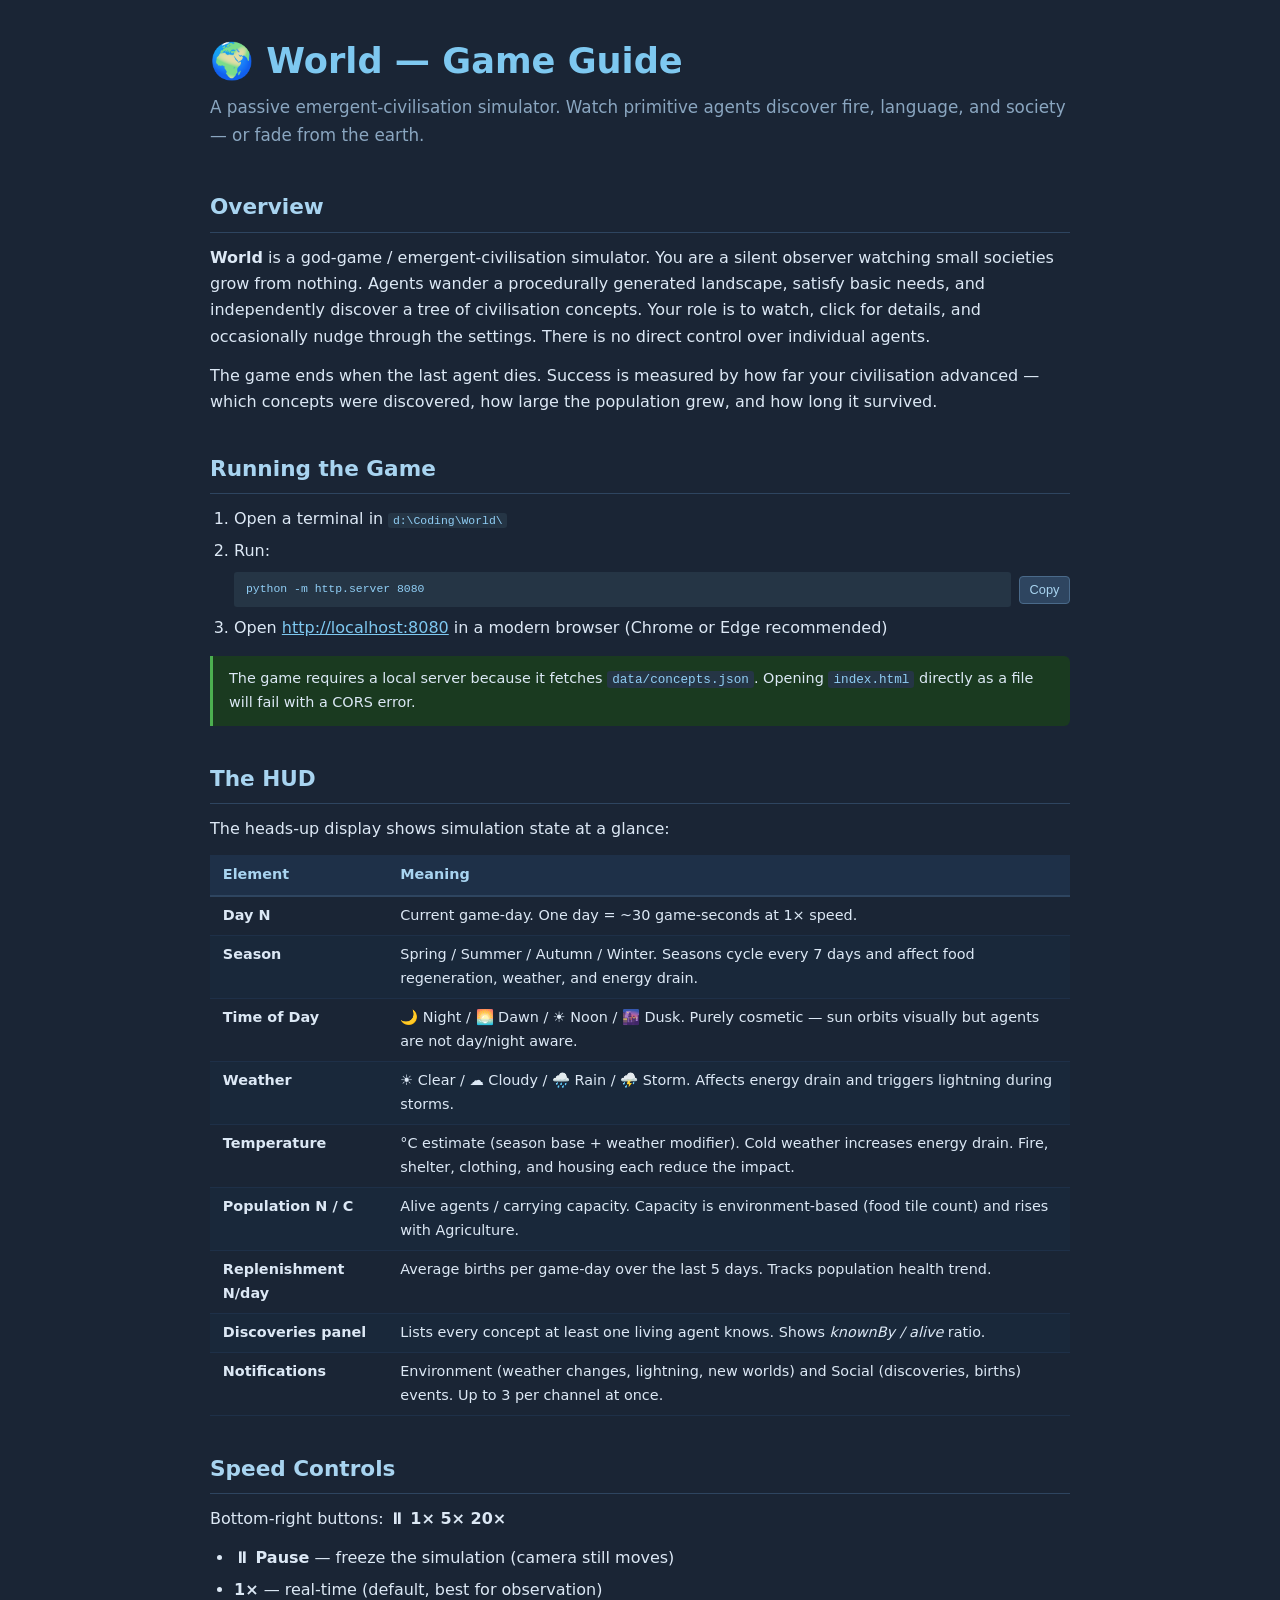
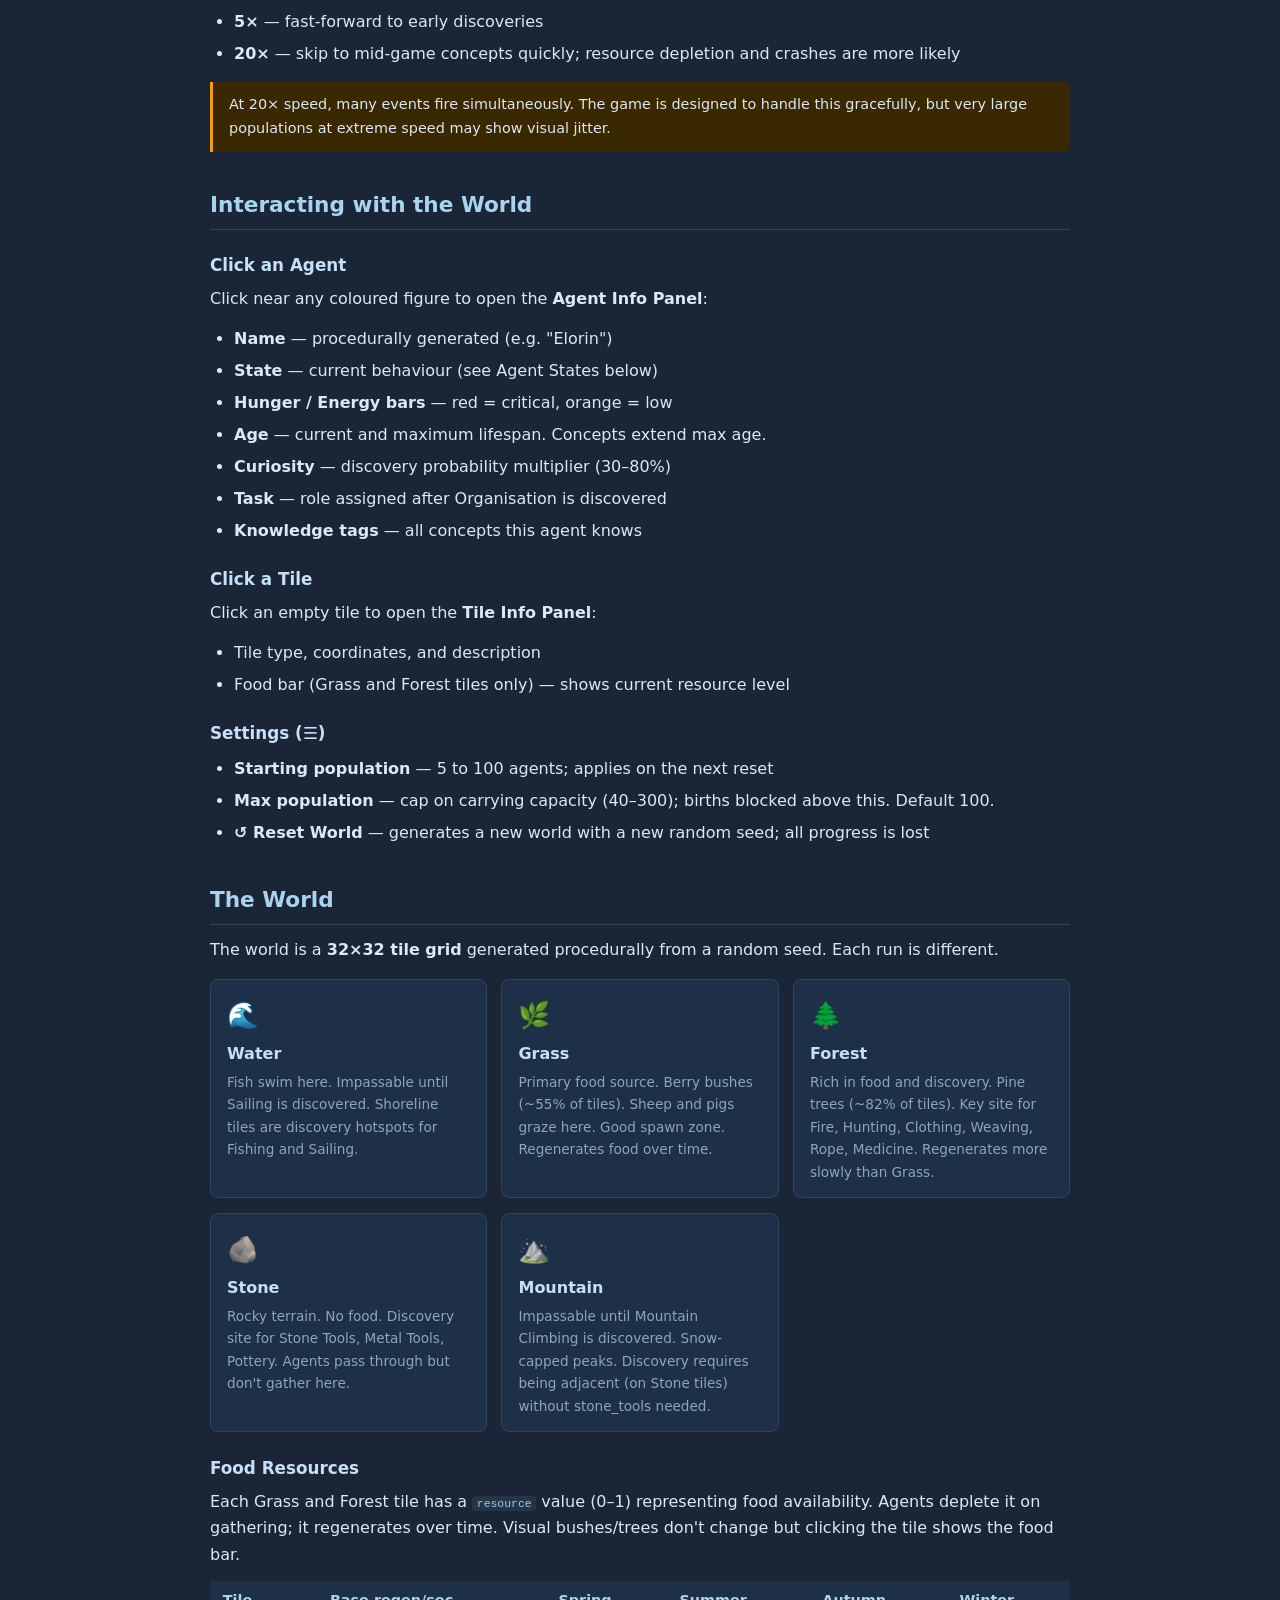
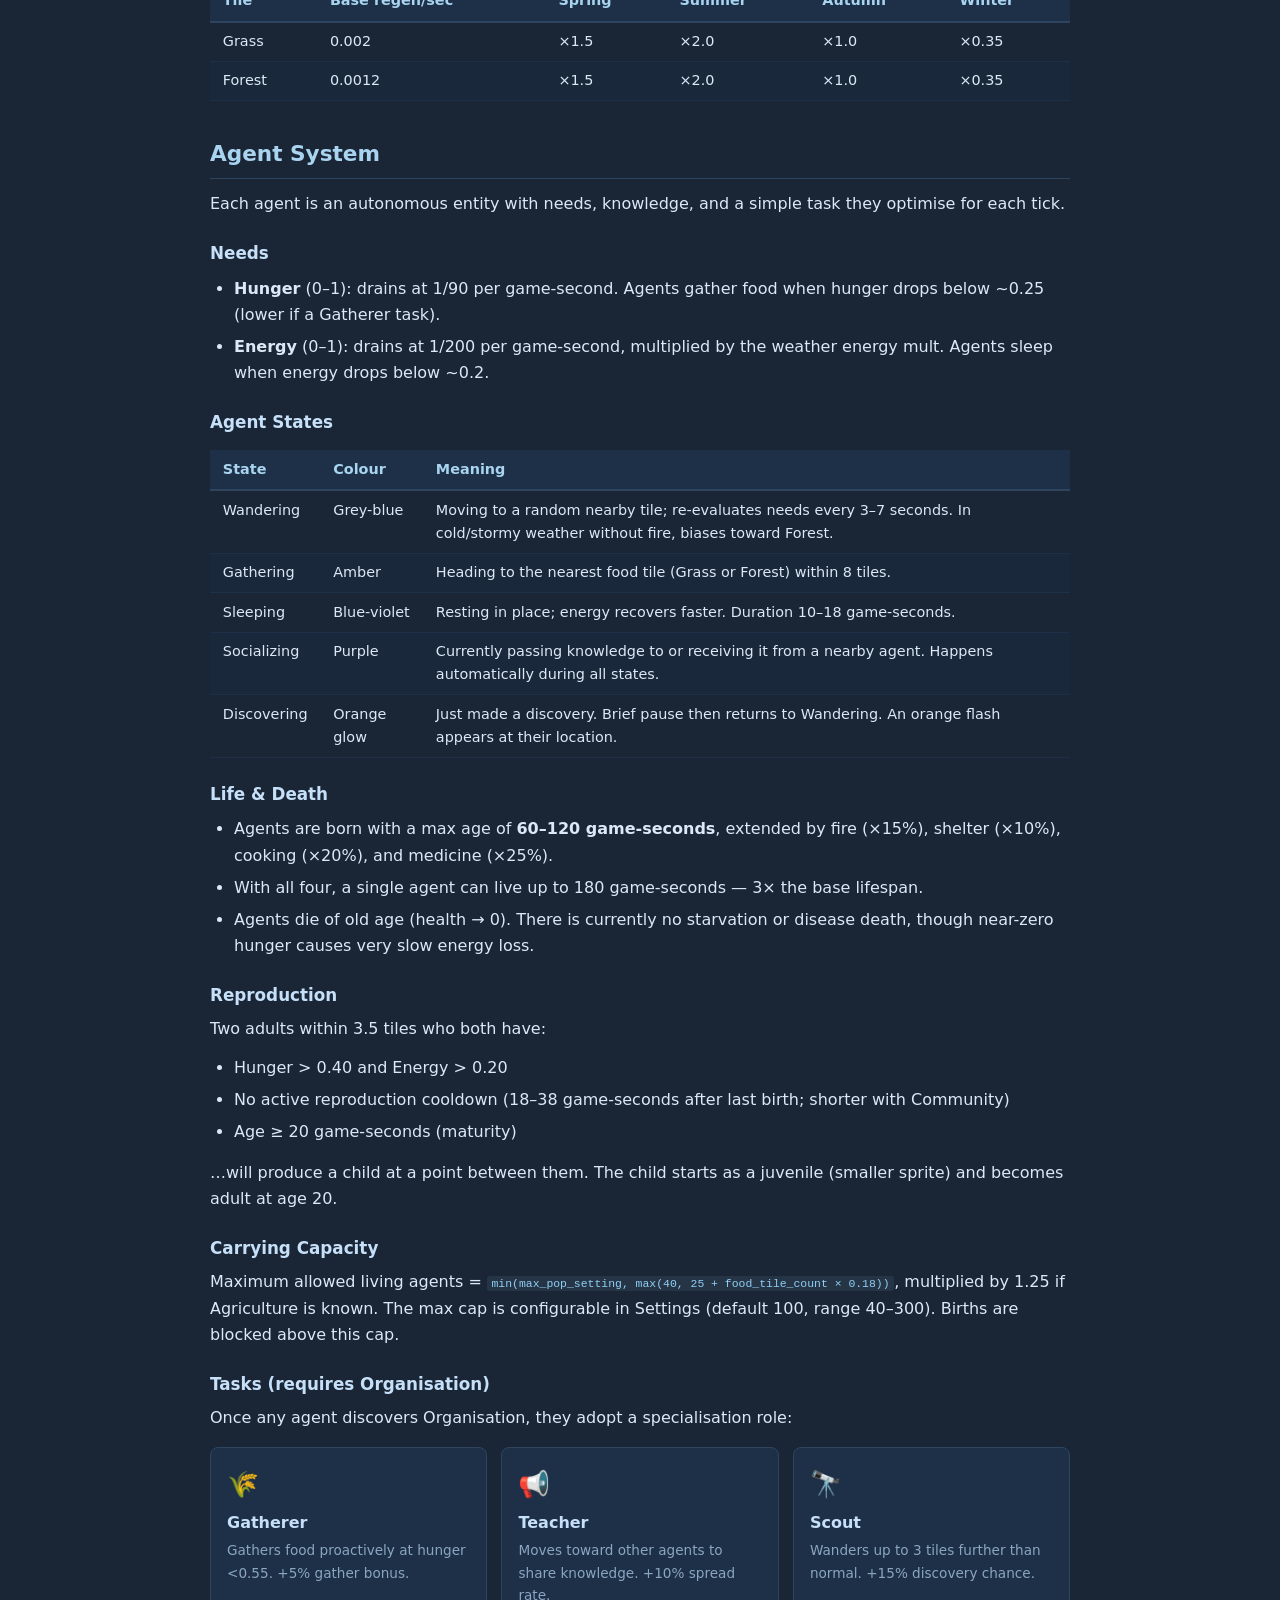
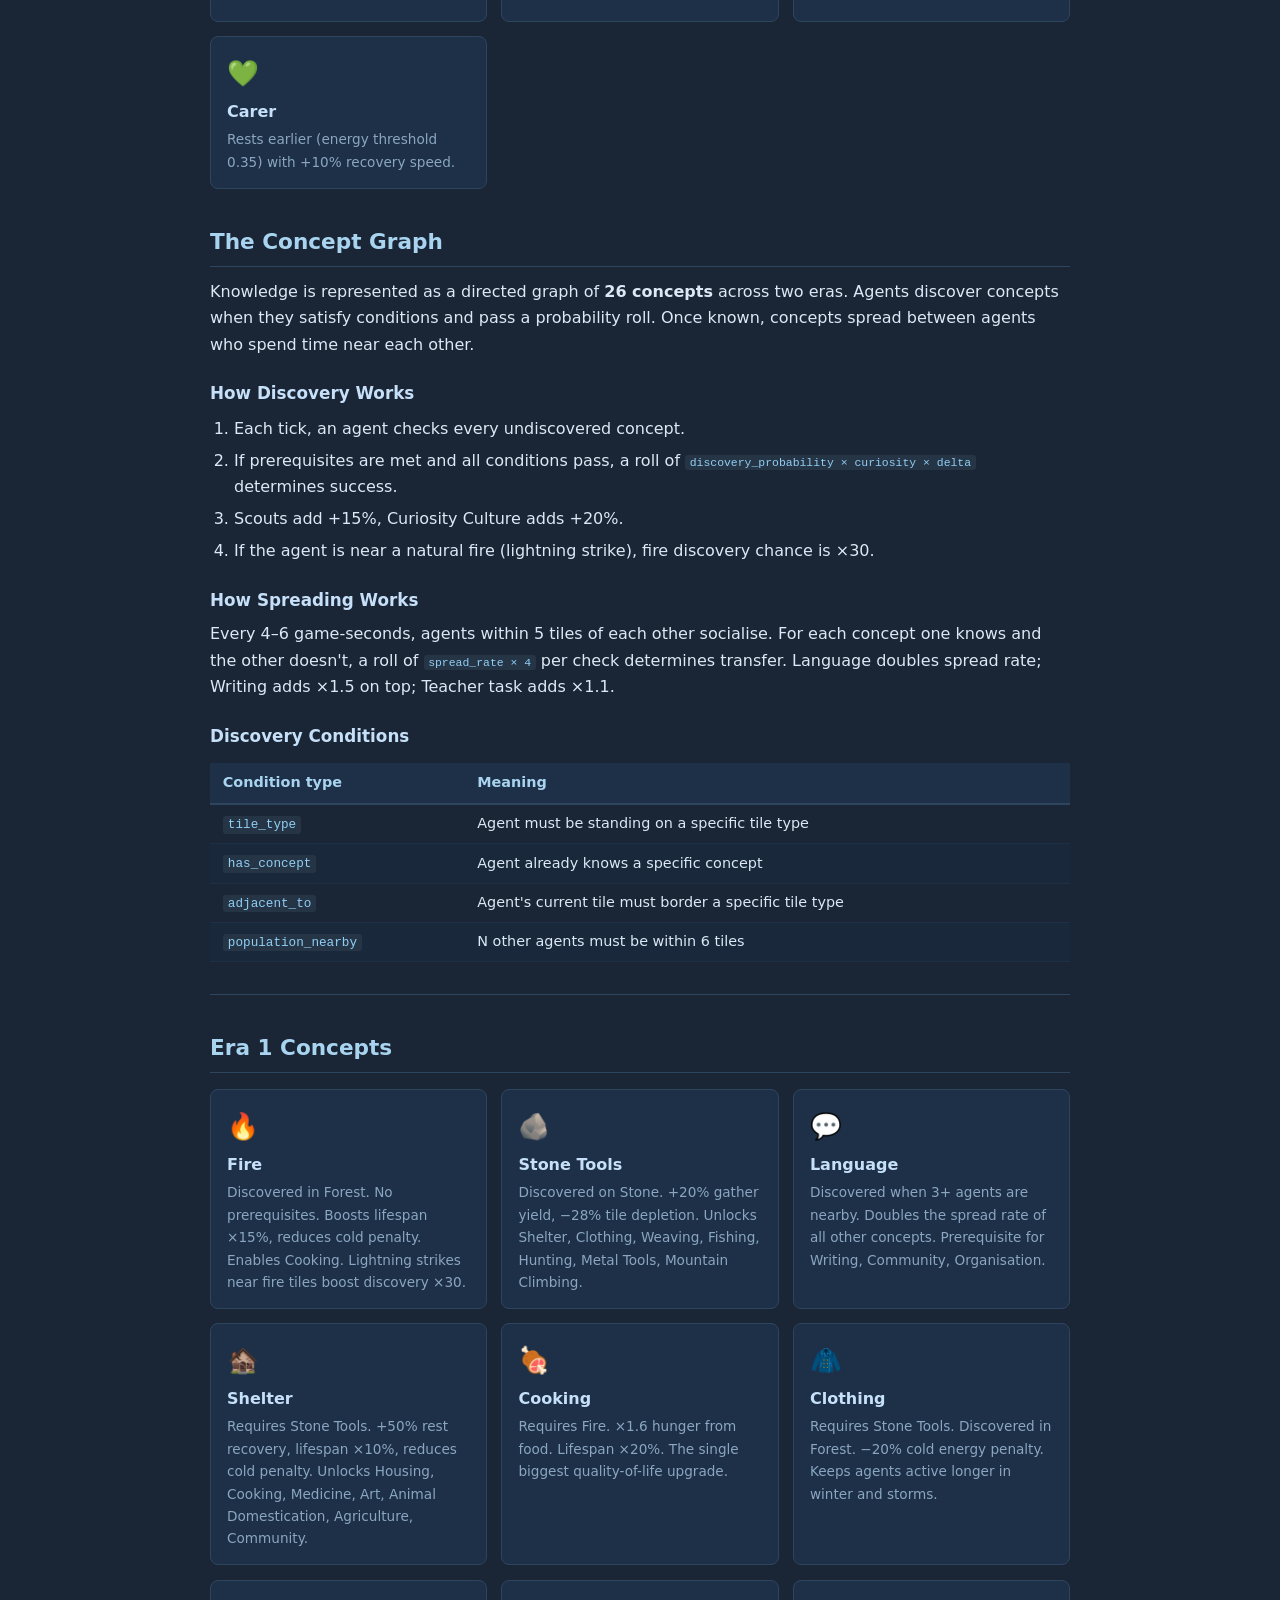
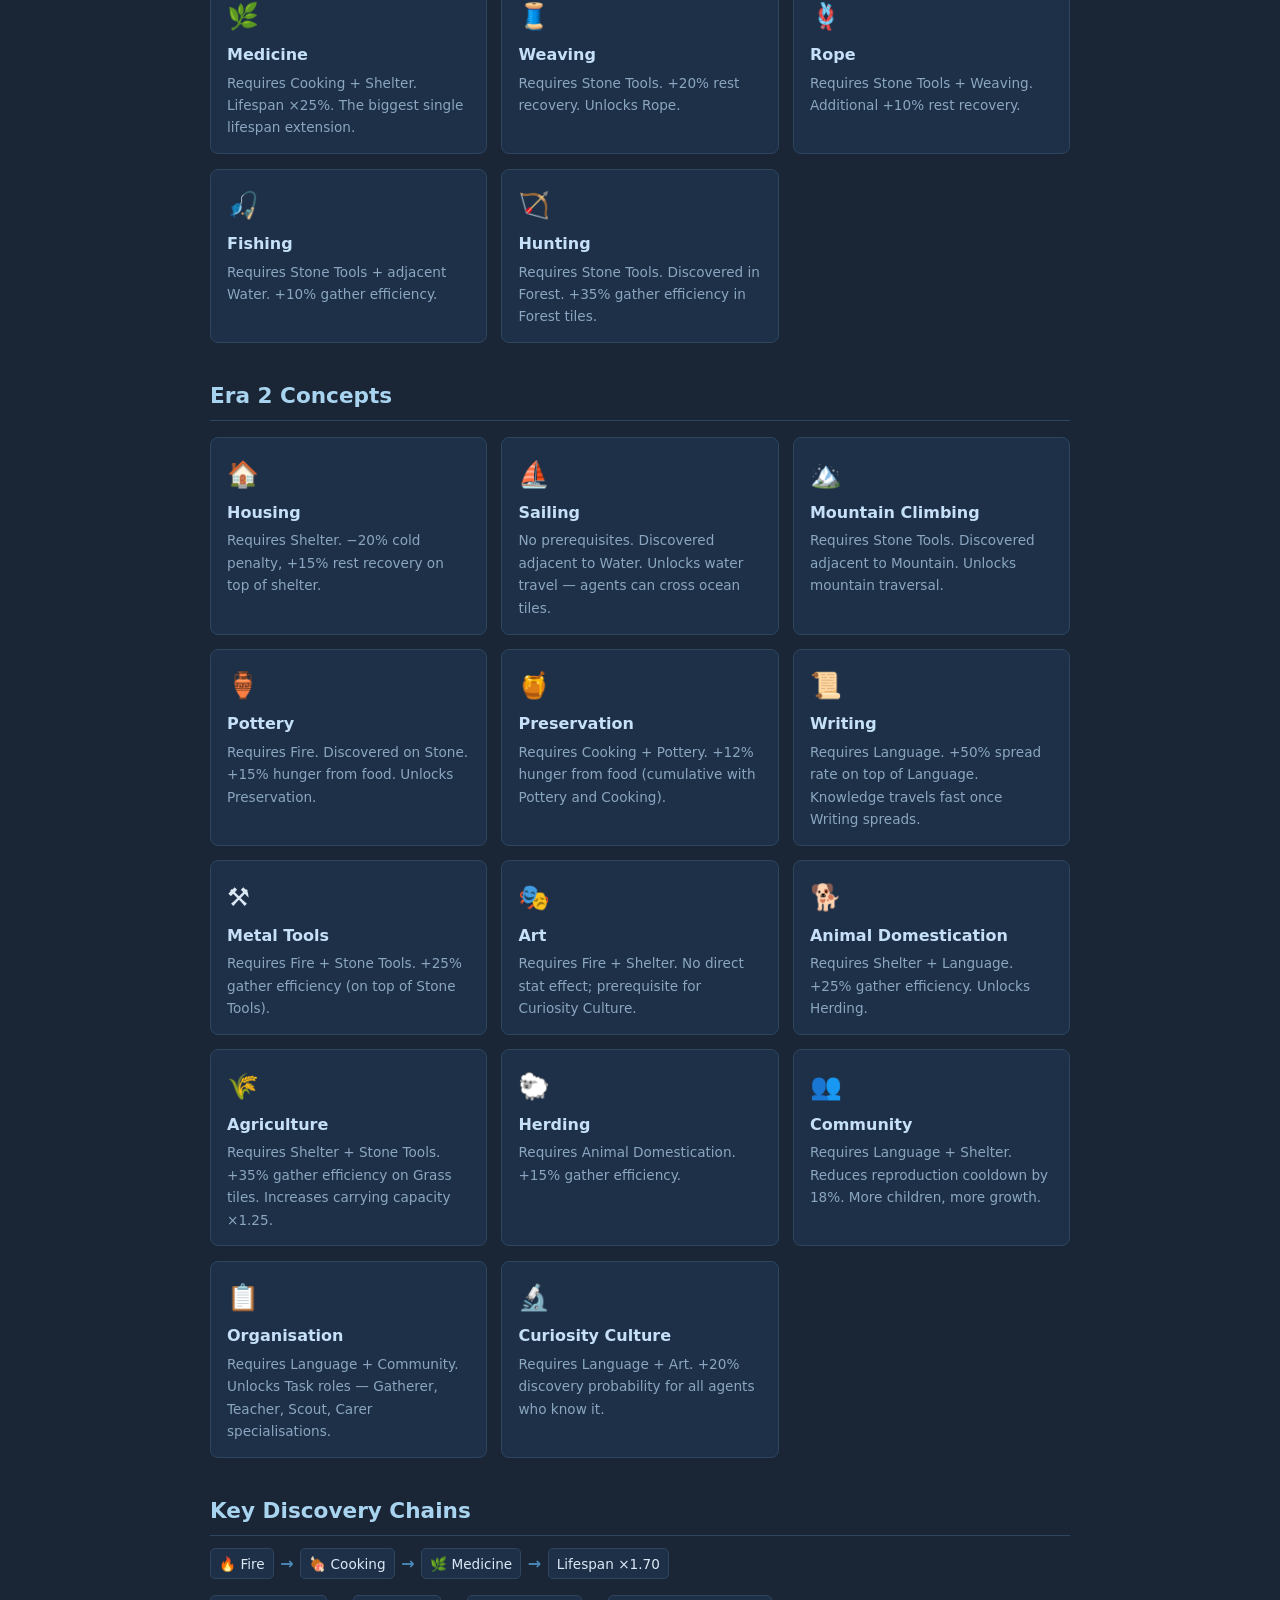
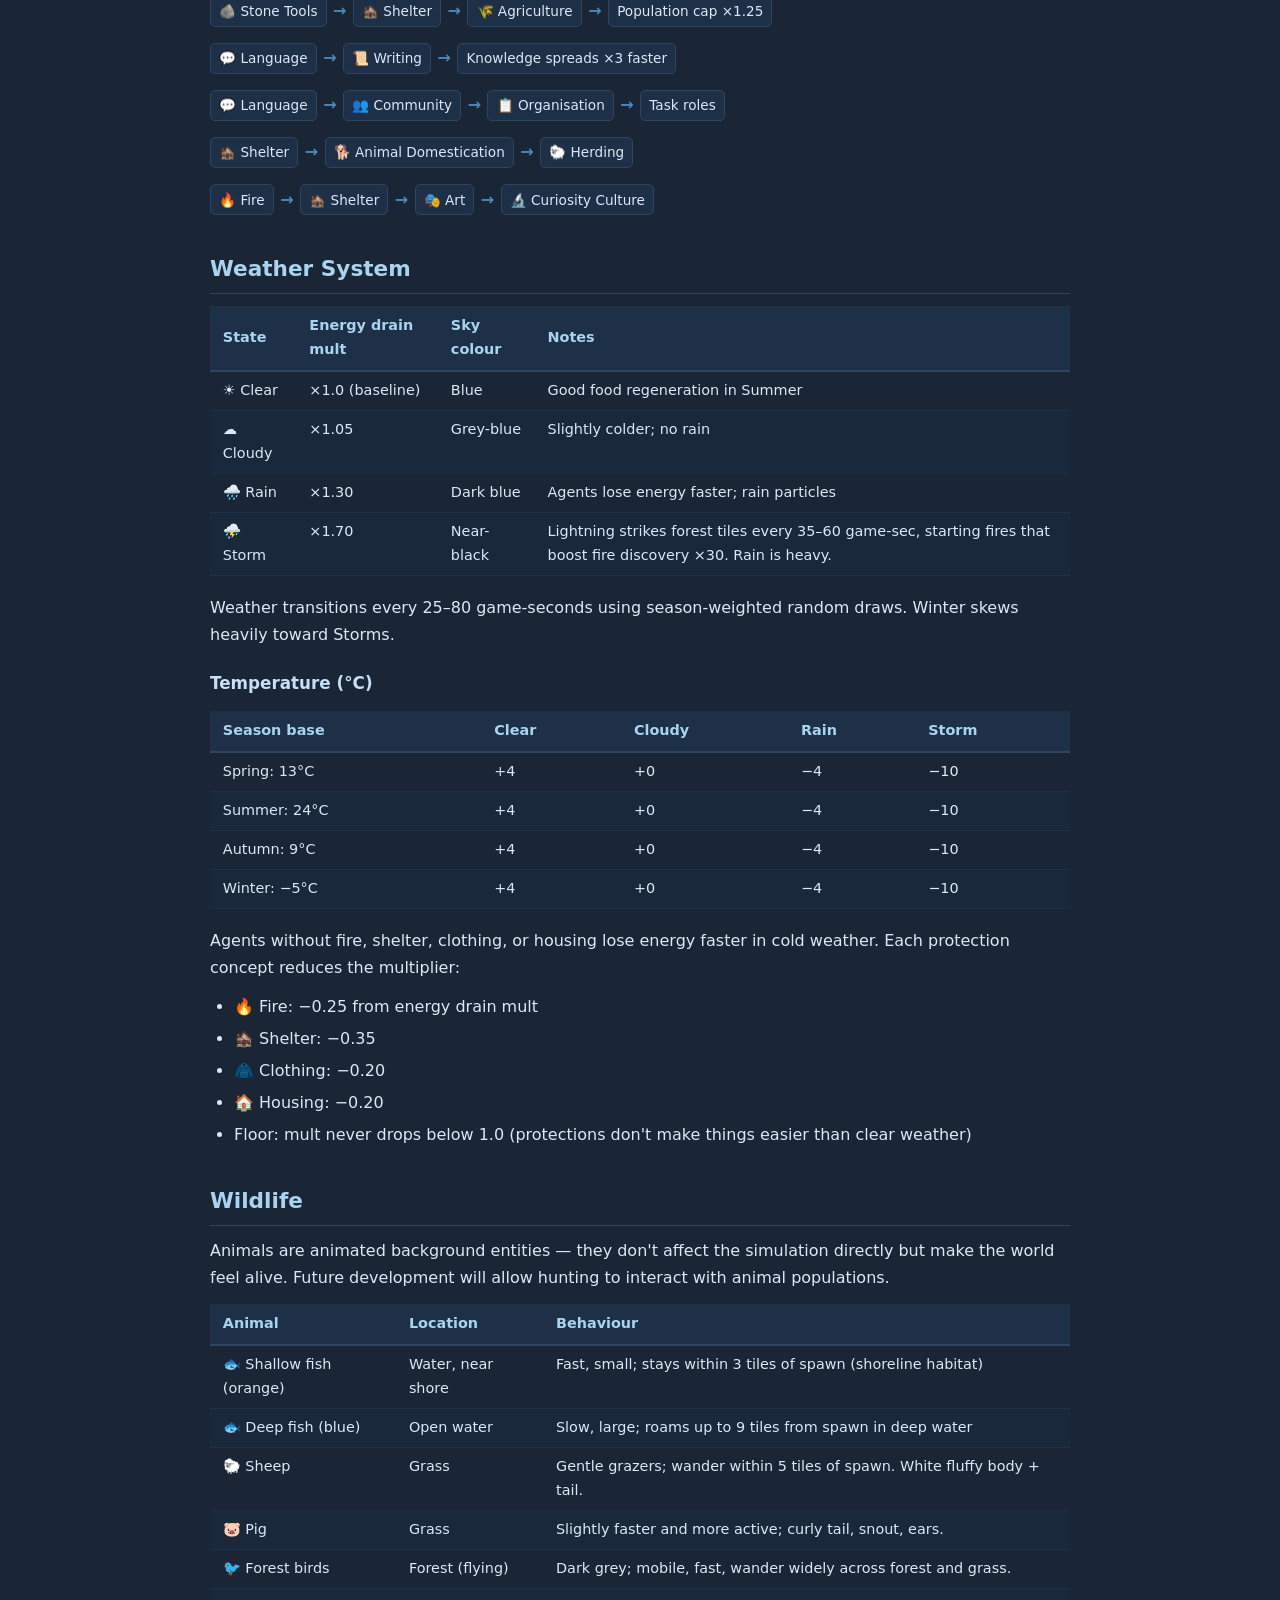
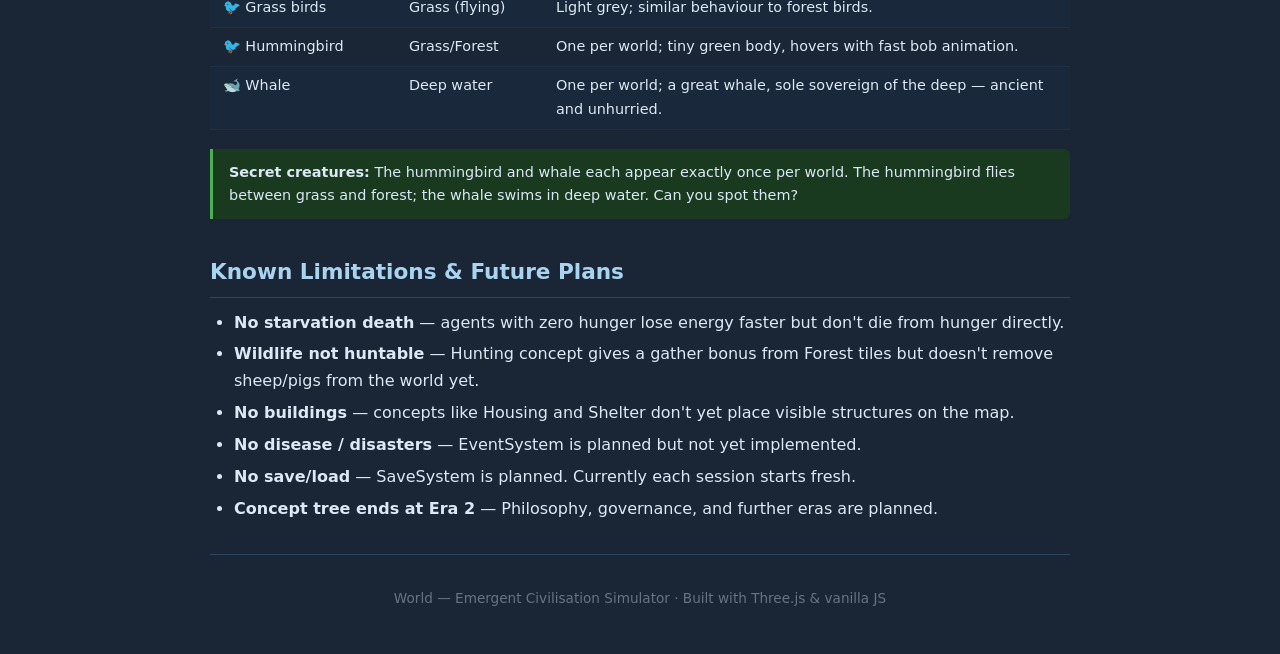
<file: World-main/guide.html>
<!DOCTYPE html>
<html lang="en">
<head>
  <meta charset="UTF-8">
  <meta name="viewport" content="width=device-width, initial-scale=1.0">
  <title>World — Game Guide</title>
  <style>
    *, *::before, *::after { box-sizing: border-box; margin: 0; padding: 0; }
    body {
      font-family: 'Segoe UI', system-ui, sans-serif;
      background: #1a2535;
      color: #dce8f5;
      line-height: 1.65;
      padding: 2rem 1rem;
    }
    .page { max-width: 860px; margin: 0 auto; }
    h1 { font-size: 2.2rem; color: #7ec8f0; margin-bottom: 0.25rem; }
    .subtitle { color: #8aa6c0; margin-bottom: 2.5rem; font-size: 1.05rem; }
    h2 { font-size: 1.35rem; color: #a8d4f0; margin: 2.2rem 0 0.75rem; border-bottom: 1px solid #2e4560; padding-bottom: 0.4rem; }
    h3 { font-size: 1.05rem; color: #c5e0f8; margin: 1.4rem 0 0.4rem; }
    p { margin-bottom: 0.8rem; }
    ul, ol { margin: 0.5rem 0 0.9rem 1.5rem; }
    li { margin-bottom: 0.35rem; }
    code { background: #253545; border-radius: 3px; padding: 0.1em 0.4em; font-size: 0.88em; color: #90cef5; }
    .card-grid { display: grid; grid-template-columns: repeat(auto-fill, minmax(220px, 1fr)); gap: 0.9rem; margin: 1rem 0 1.4rem; }
    .card {
      background: #1e3048;
      border: 1px solid #2e4560;
      border-radius: 8px;
      padding: 0.9rem 1rem;
    }
    .card-icon { font-size: 1.6rem; margin-bottom: 0.3rem; }
    .card-name { font-weight: 600; color: #c5e0f8; margin-bottom: 0.2rem; }
    .card-desc { font-size: 0.85rem; color: #8aa6c0; }
    .chain { display: flex; flex-wrap: wrap; align-items: center; gap: 0.4rem; margin: 0.6rem 0 1rem; }
    .chain-item { background: #1e3048; border: 1px solid #2e4560; border-radius: 5px; padding: 0.25em 0.6em; font-size: 0.85rem; }
    .chain-arrow { color: #4a8aba; font-weight: bold; }
    .tip { background: #1a3a20; border-left: 3px solid #4caf50; padding: 0.7rem 1rem; border-radius: 0 6px 6px 0; margin: 0.8rem 0; font-size: 0.9rem; }
    .warn { background: #3a2800; border-left: 3px solid #f59e0b; padding: 0.7rem 1rem; border-radius: 0 6px 6px 0; margin: 0.8rem 0; font-size: 0.9rem; }
    table { width: 100%; border-collapse: collapse; margin: 0.8rem 0 1.2rem; font-size: 0.9rem; }
    th { background: #1e3048; padding: 0.5rem 0.8rem; text-align: left; color: #a8d4f0; border-bottom: 2px solid #2e4560; }
    td { padding: 0.45rem 0.8rem; border-bottom: 1px solid #1e3048; vertical-align: top; }
    tr:nth-child(even) td { background: #19283a; }
    .badge { display: inline-block; border-radius: 4px; padding: 0.15em 0.55em; font-size: 0.78em; font-weight: 600; }
    .era1 { background: #1a3a20; color: #6fcf7a; }
    .era2 { background: #1e3048; color: #7ec8f0; }
    hr { border: none; border-top: 1px solid #2e4560; margin: 2rem 0; }
    a { color: #7ec8f0; }
    .cmd-block { display: flex; align-items: center; gap: 0.5rem; margin: 0.5rem 0; }
    .cmd-block code { flex: 1; padding: 0.5rem 0.75rem; }
    .copy-btn {
      flex-shrink: 0; background: #2e4560; border: 1px solid #4a6a8a; color: #a8d4f0;
      padding: 0.35rem 0.6rem; border-radius: 4px; cursor: pointer; font-size: 0.8rem;
    }
    .copy-btn:hover { background: #3a5570; }
    .copy-btn.copied { background: #1a3a20; border-color: #4caf50; color: #6fcf7a; }
  </style>
</head>
<body>
<div class="page">

  <h1>🌍 World — Game Guide</h1>
  <p class="subtitle">A passive emergent-civilisation simulator. Watch primitive agents discover fire, language, and society — or fade from the earth.</p>

  <h2>Overview</h2>
  <p>
    <strong>World</strong> is a god-game / emergent-civilisation simulator. You are a silent observer
    watching small societies grow from nothing. Agents wander a procedurally generated landscape,
    satisfy basic needs, and independently discover a tree of civilisation concepts.
    Your role is to watch, click for details, and occasionally nudge through the settings.
    There is no direct control over individual agents.
  </p>
  <p>
    The game ends when the last agent dies. Success is measured by how far your civilisation advanced —
    which concepts were discovered, how large the population grew, and how long it survived.
  </p>

  <h2>Running the Game</h2>
  <ol>
    <li>Open a terminal in <code>d:\Coding\World\</code></li>
    <li>Run:
      <div class="cmd-block">
        <code id="run-cmd">python -m http.server 8080</code>
        <button class="copy-btn" onclick="var b=this; navigator.clipboard.writeText(document.getElementById('run-cmd').textContent); b.classList.add('copied'); b.textContent='Copied!'; setTimeout(function(){ b.classList.remove('copied'); b.textContent='Copy'; }, 1500);">Copy</button>
      </div>
    </li>
    <li>Open <a href="http://localhost:8080" target="_blank" rel="noopener">http://localhost:8080</a> in a modern browser (Chrome or Edge recommended)</li>
  </ol>
  <div class="tip">The game requires a local server because it fetches <code>data/concepts.json</code>.
  Opening <code>index.html</code> directly as a file will fail with a CORS error.</div>

  <h2>The HUD</h2>
  <p>The heads-up display shows simulation state at a glance:</p>

  <table>
    <thead><tr><th>Element</th><th>Meaning</th></tr></thead>
    <tbody>
      <tr><td><strong>Day N</strong></td><td>Current game-day. One day = ~30 game-seconds at 1× speed.</td></tr>
      <tr><td><strong>Season</strong></td><td>Spring / Summer / Autumn / Winter. Seasons cycle every 7 days and affect food regeneration, weather, and energy drain.</td></tr>
      <tr><td><strong>Time of Day</strong></td><td>🌙 Night / 🌅 Dawn / ☀️ Noon / 🌆 Dusk. Purely cosmetic — sun orbits visually but agents are not day/night aware.</td></tr>
      <tr><td><strong>Weather</strong></td><td>☀️ Clear / ☁️ Cloudy / 🌧️ Rain / ⛈️ Storm. Affects energy drain and triggers lightning during storms.</td></tr>
      <tr><td><strong>Temperature</strong></td><td>°C estimate (season base + weather modifier). Cold weather increases energy drain. Fire, shelter, clothing, and housing each reduce the impact.</td></tr>
      <tr><td><strong>Population N / C</strong></td><td>Alive agents / carrying capacity. Capacity is environment-based (food tile count) and rises with Agriculture.</td></tr>
      <tr><td><strong>Replenishment N/day</strong></td><td>Average births per game-day over the last 5 days. Tracks population health trend.</td></tr>
      <tr><td><strong>Discoveries panel</strong></td><td>Lists every concept at least one living agent knows. Shows <em>knownBy / alive</em> ratio.</td></tr>
      <tr><td><strong>Notifications</strong></td><td>Environment (weather changes, lightning, new worlds) and Social (discoveries, births) events. Up to 3 per channel at once.</td></tr>
    </tbody>
  </table>

  <h2>Speed Controls</h2>
  <p>Bottom-right buttons: <strong>⏸ 1× 5× 20×</strong></p>
  <ul>
    <li><strong>⏸ Pause</strong> — freeze the simulation (camera still moves)</li>
    <li><strong>1×</strong> — real-time (default, best for observation)</li>
    <li><strong>5×</strong> — fast-forward to early discoveries</li>
    <li><strong>20×</strong> — skip to mid-game concepts quickly; resource depletion and crashes are more likely</li>
  </ul>
  <div class="warn">At 20× speed, many events fire simultaneously. The game is designed to handle this gracefully, but very large populations at extreme speed may show visual jitter.</div>

  <h2>Interacting with the World</h2>
  <h3>Click an Agent</h3>
  <p>Click near any coloured figure to open the <strong>Agent Info Panel</strong>:</p>
  <ul>
    <li><strong>Name</strong> — procedurally generated (e.g. "Elorin")</li>
    <li><strong>State</strong> — current behaviour (see Agent States below)</li>
    <li><strong>Hunger / Energy bars</strong> — red = critical, orange = low</li>
    <li><strong>Age</strong> — current and maximum lifespan. Concepts extend max age.</li>
    <li><strong>Curiosity</strong> — discovery probability multiplier (30–80%)</li>
    <li><strong>Task</strong> — role assigned after Organisation is discovered</li>
    <li><strong>Knowledge tags</strong> — all concepts this agent knows</li>
  </ul>

  <h3>Click a Tile</h3>
  <p>Click an empty tile to open the <strong>Tile Info Panel</strong>:</p>
  <ul>
    <li>Tile type, coordinates, and description</li>
    <li>Food bar (Grass and Forest tiles only) — shows current resource level</li>
  </ul>

  <h3>Settings (☰)</h3>
  <ul>
    <li><strong>Starting population</strong> — 5 to 100 agents; applies on the next reset</li>
    <li><strong>Max population</strong> — cap on carrying capacity (40–300); births blocked above this. Default 100.</li>
    <li><strong>↺ Reset World</strong> — generates a new world with a new random seed; all progress is lost</li>
  </ul>

  <h2>The World</h2>
  <p>The world is a <strong>32×32 tile grid</strong> generated procedurally from a random seed. Each run is different.</p>

  <div class="card-grid">
    <div class="card">
      <div class="card-icon">🌊</div>
      <div class="card-name">Water</div>
      <div class="card-desc">Fish swim here. Impassable until Sailing is discovered. Shoreline tiles are discovery hotspots for Fishing and Sailing.</div>
    </div>
    <div class="card">
      <div class="card-icon">🌿</div>
      <div class="card-name">Grass</div>
      <div class="card-desc">Primary food source. Berry bushes (~55% of tiles). Sheep and pigs graze here. Good spawn zone. Regenerates food over time.</div>
    </div>
    <div class="card">
      <div class="card-icon">🌲</div>
      <div class="card-name">Forest</div>
      <div class="card-desc">Rich in food and discovery. Pine trees (~82% of tiles). Key site for Fire, Hunting, Clothing, Weaving, Rope, Medicine. Regenerates more slowly than Grass.</div>
    </div>
    <div class="card">
      <div class="card-icon">🪨</div>
      <div class="card-name">Stone</div>
      <div class="card-desc">Rocky terrain. No food. Discovery site for Stone Tools, Metal Tools, Pottery. Agents pass through but don't gather here.</div>
    </div>
    <div class="card">
      <div class="card-icon">⛰️</div>
      <div class="card-name">Mountain</div>
      <div class="card-desc">Impassable until Mountain Climbing is discovered. Snow-capped peaks. Discovery requires being adjacent (on Stone tiles) without stone_tools needed.</div>
    </div>
  </div>

  <h3>Food Resources</h3>
  <p>Each Grass and Forest tile has a <code>resource</code> value (0–1) representing food availability.
  Agents deplete it on gathering; it regenerates over time. Visual bushes/trees don't change but clicking the tile shows the food bar.</p>
  <table>
    <thead><tr><th>Tile</th><th>Base regen/sec</th><th>Spring</th><th>Summer</th><th>Autumn</th><th>Winter</th></tr></thead>
    <tbody>
      <tr><td>Grass</td><td>0.002</td><td>×1.5</td><td>×2.0</td><td>×1.0</td><td>×0.35</td></tr>
      <tr><td>Forest</td><td>0.0012</td><td>×1.5</td><td>×2.0</td><td>×1.0</td><td>×0.35</td></tr>
    </tbody>
  </table>

  <h2>Agent System</h2>
  <p>Each agent is an autonomous entity with needs, knowledge, and a simple task they optimise for each tick.</p>

  <h3>Needs</h3>
  <ul>
    <li><strong>Hunger</strong> (0–1): drains at 1/90 per game-second. Agents gather food when hunger drops below ~0.25 (lower if a Gatherer task).</li>
    <li><strong>Energy</strong> (0–1): drains at 1/200 per game-second, multiplied by the weather energy mult. Agents sleep when energy drops below ~0.2.</li>
  </ul>

  <h3>Agent States</h3>
  <table>
    <thead><tr><th>State</th><th>Colour</th><th>Meaning</th></tr></thead>
    <tbody>
      <tr><td>Wandering</td><td>Grey-blue</td><td>Moving to a random nearby tile; re-evaluates needs every 3–7 seconds. In cold/stormy weather without fire, biases toward Forest.</td></tr>
      <tr><td>Gathering</td><td>Amber</td><td>Heading to the nearest food tile (Grass or Forest) within 8 tiles.</td></tr>
      <tr><td>Sleeping</td><td>Blue-violet</td><td>Resting in place; energy recovers faster. Duration 10–18 game-seconds.</td></tr>
      <tr><td>Socializing</td><td>Purple</td><td>Currently passing knowledge to or receiving it from a nearby agent. Happens automatically during all states.</td></tr>
      <tr><td>Discovering</td><td>Orange glow</td><td>Just made a discovery. Brief pause then returns to Wandering. An orange flash appears at their location.</td></tr>
    </tbody>
  </table>

  <h3>Life &amp; Death</h3>
  <ul>
    <li>Agents are born with a max age of <strong>60–120 game-seconds</strong>, extended by fire (×15%), shelter (×10%), cooking (×20%), and medicine (×25%).</li>
    <li>With all four, a single agent can live up to 180 game-seconds — 3× the base lifespan.</li>
    <li>Agents die of old age (health → 0). There is currently no starvation or disease death, though near-zero hunger causes very slow energy loss.</li>
  </ul>

  <h3>Reproduction</h3>
  <p>Two adults within 3.5 tiles who both have:</p>
  <ul>
    <li>Hunger &gt; 0.40 and Energy &gt; 0.20</li>
    <li>No active reproduction cooldown (18–38 game-seconds after last birth; shorter with Community)</li>
    <li>Age ≥ 20 game-seconds (maturity)</li>
  </ul>
  <p>…will produce a child at a point between them. The child starts as a juvenile (smaller sprite) and becomes adult at age 20.</p>

  <h3>Carrying Capacity</h3>
  <p>Maximum allowed living agents = <code>min(max_pop_setting, max(40, 25 + food_tile_count × 0.18))</code>, multiplied by 1.25 if Agriculture is known. The max cap is configurable in Settings (default 100, range 40–300). Births are blocked above this cap.</p>

  <h3>Tasks (requires Organisation)</h3>
  <p>Once any agent discovers Organisation, they adopt a specialisation role:</p>
  <div class="card-grid">
    <div class="card">
      <div class="card-icon">🌾</div>
      <div class="card-name">Gatherer</div>
      <div class="card-desc">Gathers food proactively at hunger &lt;0.55. +5% gather bonus.</div>
    </div>
    <div class="card">
      <div class="card-icon">📢</div>
      <div class="card-name">Teacher</div>
      <div class="card-desc">Moves toward other agents to share knowledge. +10% spread rate.</div>
    </div>
    <div class="card">
      <div class="card-icon">🔭</div>
      <div class="card-name">Scout</div>
      <div class="card-desc">Wanders up to 3 tiles further than normal. +15% discovery chance.</div>
    </div>
    <div class="card">
      <div class="card-icon">💚</div>
      <div class="card-name">Carer</div>
      <div class="card-desc">Rests earlier (energy threshold 0.35) with +10% recovery speed.</div>
    </div>
  </div>

  <h2>The Concept Graph</h2>
  <p>Knowledge is represented as a directed graph of <strong>26 concepts</strong> across two eras.
  Agents discover concepts when they satisfy conditions and pass a probability roll.
  Once known, concepts spread between agents who spend time near each other.</p>

  <h3>How Discovery Works</h3>
  <ol>
    <li>Each tick, an agent checks every undiscovered concept.</li>
    <li>If prerequisites are met and all conditions pass, a roll of <code>discovery_probability × curiosity × delta</code> determines success.</li>
    <li>Scouts add +15%, Curiosity Culture adds +20%.</li>
    <li>If the agent is near a natural fire (lightning strike), fire discovery chance is ×30.</li>
  </ol>

  <h3>How Spreading Works</h3>
  <p>Every 4–6 game-seconds, agents within 5 tiles of each other socialise. For each concept one knows and the other doesn't, a roll of <code>spread_rate × 4</code> per check determines transfer. Language doubles spread rate; Writing adds ×1.5 on top; Teacher task adds ×1.1.</p>

  <h3>Discovery Conditions</h3>
  <table>
    <thead><tr><th>Condition type</th><th>Meaning</th></tr></thead>
    <tbody>
      <tr><td><code>tile_type</code></td><td>Agent must be standing on a specific tile type</td></tr>
      <tr><td><code>has_concept</code></td><td>Agent already knows a specific concept</td></tr>
      <tr><td><code>adjacent_to</code></td><td>Agent's current tile must border a specific tile type</td></tr>
      <tr><td><code>population_nearby</code></td><td>N other agents must be within 6 tiles</td></tr>
    </tbody>
  </table>

  <hr>

  <h2>Era 1 Concepts</h2>
  <div class="card-grid">
    <div class="card"><div class="card-icon">🔥</div><div class="card-name">Fire</div><div class="card-desc">Discovered in Forest. No prerequisites. Boosts lifespan ×15%, reduces cold penalty. Enables Cooking. Lightning strikes near fire tiles boost discovery ×30.</div></div>
    <div class="card"><div class="card-icon">🪨</div><div class="card-name">Stone Tools</div><div class="card-desc">Discovered on Stone. +20% gather yield, −28% tile depletion. Unlocks Shelter, Clothing, Weaving, Fishing, Hunting, Metal Tools, Mountain Climbing.</div></div>
    <div class="card"><div class="card-icon">💬</div><div class="card-name">Language</div><div class="card-desc">Discovered when 3+ agents are nearby. Doubles the spread rate of all other concepts. Prerequisite for Writing, Community, Organisation.</div></div>
    <div class="card"><div class="card-icon">🏚️</div><div class="card-name">Shelter</div><div class="card-desc">Requires Stone Tools. +50% rest recovery, lifespan ×10%, reduces cold penalty. Unlocks Housing, Cooking, Medicine, Art, Animal Domestication, Agriculture, Community.</div></div>
    <div class="card"><div class="card-icon">🍖</div><div class="card-name">Cooking</div><div class="card-desc">Requires Fire. ×1.6 hunger from food. Lifespan ×20%. The single biggest quality-of-life upgrade.</div></div>
    <div class="card"><div class="card-icon">🧥</div><div class="card-name">Clothing</div><div class="card-desc">Requires Stone Tools. Discovered in Forest. −20% cold energy penalty. Keeps agents active longer in winter and storms.</div></div>
    <div class="card"><div class="card-icon">🌿</div><div class="card-name">Medicine</div><div class="card-desc">Requires Cooking + Shelter. Lifespan ×25%. The biggest single lifespan extension.</div></div>
    <div class="card"><div class="card-icon">🧵</div><div class="card-name">Weaving</div><div class="card-desc">Requires Stone Tools. +20% rest recovery. Unlocks Rope.</div></div>
    <div class="card"><div class="card-icon">🪢</div><div class="card-name">Rope</div><div class="card-desc">Requires Stone Tools + Weaving. Additional +10% rest recovery.</div></div>
    <div class="card"><div class="card-icon">🎣</div><div class="card-name">Fishing</div><div class="card-desc">Requires Stone Tools + adjacent Water. +10% gather efficiency.</div></div>
    <div class="card"><div class="card-icon">🏹</div><div class="card-name">Hunting</div><div class="card-desc">Requires Stone Tools. Discovered in Forest. +35% gather efficiency in Forest tiles.</div></div>
  </div>

  <h2>Era 2 Concepts</h2>
  <div class="card-grid">
    <div class="card"><div class="card-icon">🏠</div><div class="card-name">Housing</div><div class="card-desc">Requires Shelter. −20% cold penalty, +15% rest recovery on top of shelter.</div></div>
    <div class="card"><div class="card-icon">⛵</div><div class="card-name">Sailing</div><div class="card-desc">No prerequisites. Discovered adjacent to Water. Unlocks water travel — agents can cross ocean tiles.</div></div>
    <div class="card"><div class="card-icon">🏔️</div><div class="card-name">Mountain Climbing</div><div class="card-desc">Requires Stone Tools. Discovered adjacent to Mountain. Unlocks mountain traversal.</div></div>
    <div class="card"><div class="card-icon">🏺</div><div class="card-name">Pottery</div><div class="card-desc">Requires Fire. Discovered on Stone. +15% hunger from food. Unlocks Preservation.</div></div>
    <div class="card"><div class="card-icon">🍯</div><div class="card-name">Preservation</div><div class="card-desc">Requires Cooking + Pottery. +12% hunger from food (cumulative with Pottery and Cooking).</div></div>
    <div class="card"><div class="card-icon">📜</div><div class="card-name">Writing</div><div class="card-desc">Requires Language. +50% spread rate on top of Language. Knowledge travels fast once Writing spreads.</div></div>
    <div class="card"><div class="card-icon">⚒️</div><div class="card-name">Metal Tools</div><div class="card-desc">Requires Fire + Stone Tools. +25% gather efficiency (on top of Stone Tools).</div></div>
    <div class="card"><div class="card-icon">🎭</div><div class="card-name">Art</div><div class="card-desc">Requires Fire + Shelter. No direct stat effect; prerequisite for Curiosity Culture.</div></div>
    <div class="card"><div class="card-icon">🐕</div><div class="card-name">Animal Domestication</div><div class="card-desc">Requires Shelter + Language. +25% gather efficiency. Unlocks Herding.</div></div>
    <div class="card"><div class="card-icon">🌾</div><div class="card-name">Agriculture</div><div class="card-desc">Requires Shelter + Stone Tools. +35% gather efficiency on Grass tiles. Increases carrying capacity ×1.25.</div></div>
    <div class="card"><div class="card-icon">🐑</div><div class="card-name">Herding</div><div class="card-desc">Requires Animal Domestication. +15% gather efficiency.</div></div>
    <div class="card"><div class="card-icon">👥</div><div class="card-name">Community</div><div class="card-desc">Requires Language + Shelter. Reduces reproduction cooldown by 18%. More children, more growth.</div></div>
    <div class="card"><div class="card-icon">📋</div><div class="card-name">Organisation</div><div class="card-desc">Requires Language + Community. Unlocks Task roles — Gatherer, Teacher, Scout, Carer specialisations.</div></div>
    <div class="card"><div class="card-icon">🔬</div><div class="card-name">Curiosity Culture</div><div class="card-desc">Requires Language + Art. +20% discovery probability for all agents who know it.</div></div>
  </div>

  <h2>Key Discovery Chains</h2>
  <div class="chain">
    <span class="chain-item">🔥 Fire</span><span class="chain-arrow">→</span>
    <span class="chain-item">🍖 Cooking</span><span class="chain-arrow">→</span>
    <span class="chain-item">🌿 Medicine</span><span class="chain-arrow">→</span>
    <span class="chain-item">Lifespan ×1.70</span>
  </div>
  <div class="chain">
    <span class="chain-item">🪨 Stone Tools</span><span class="chain-arrow">→</span>
    <span class="chain-item">🏚️ Shelter</span><span class="chain-arrow">→</span>
    <span class="chain-item">🌾 Agriculture</span><span class="chain-arrow">→</span>
    <span class="chain-item">Population cap ×1.25</span>
  </div>
  <div class="chain">
    <span class="chain-item">💬 Language</span><span class="chain-arrow">→</span>
    <span class="chain-item">📜 Writing</span><span class="chain-arrow">→</span>
    <span class="chain-item">Knowledge spreads ×3 faster</span>
  </div>
  <div class="chain">
    <span class="chain-item">💬 Language</span><span class="chain-arrow">→</span>
    <span class="chain-item">👥 Community</span><span class="chain-arrow">→</span>
    <span class="chain-item">📋 Organisation</span><span class="chain-arrow">→</span>
    <span class="chain-item">Task roles</span>
  </div>
  <div class="chain">
    <span class="chain-item">🏚️ Shelter</span><span class="chain-arrow">→</span>
    <span class="chain-item">🐕 Animal Domestication</span><span class="chain-arrow">→</span>
    <span class="chain-item">🐑 Herding</span>
  </div>
  <div class="chain">
    <span class="chain-item">🔥 Fire</span><span class="chain-arrow">→</span>
    <span class="chain-item">🏚️ Shelter</span><span class="chain-arrow">→</span>
    <span class="chain-item">🎭 Art</span><span class="chain-arrow">→</span>
    <span class="chain-item">🔬 Curiosity Culture</span>
  </div>

  <h2>Weather System</h2>
  <table>
    <thead><tr><th>State</th><th>Energy drain mult</th><th>Sky colour</th><th>Notes</th></tr></thead>
    <tbody>
      <tr><td>☀️ Clear</td><td>×1.0 (baseline)</td><td>Blue</td><td>Good food regeneration in Summer</td></tr>
      <tr><td>☁️ Cloudy</td><td>×1.05</td><td>Grey-blue</td><td>Slightly colder; no rain</td></tr>
      <tr><td>🌧️ Rain</td><td>×1.30</td><td>Dark blue</td><td>Agents lose energy faster; rain particles</td></tr>
      <tr><td>⛈️ Storm</td><td>×1.70</td><td>Near-black</td><td>Lightning strikes forest tiles every 35–60 game-sec, starting fires that boost fire discovery ×30. Rain is heavy.</td></tr>
    </tbody>
  </table>

  <p>Weather transitions every 25–80 game-seconds using season-weighted random draws. Winter skews heavily toward Storms.</p>

  <h3>Temperature (°C)</h3>
  <table>
    <thead><tr><th>Season base</th><th>Clear</th><th>Cloudy</th><th>Rain</th><th>Storm</th></tr></thead>
    <tbody>
      <tr><td>Spring: 13°C</td><td>+4</td><td>+0</td><td>−4</td><td>−10</td></tr>
      <tr><td>Summer: 24°C</td><td>+4</td><td>+0</td><td>−4</td><td>−10</td></tr>
      <tr><td>Autumn: 9°C</td><td>+4</td><td>+0</td><td>−4</td><td>−10</td></tr>
      <tr><td>Winter: −5°C</td><td>+4</td><td>+0</td><td>−4</td><td>−10</td></tr>
    </tbody>
  </table>

  <p>Agents without fire, shelter, clothing, or housing lose energy faster in cold weather. Each protection concept reduces the multiplier:</p>
  <ul>
    <li>🔥 Fire: −0.25 from energy drain mult</li>
    <li>🏚️ Shelter: −0.35</li>
    <li>🧥 Clothing: −0.20</li>
    <li>🏠 Housing: −0.20</li>
    <li>Floor: mult never drops below 1.0 (protections don't make things easier than clear weather)</li>
  </ul>

  <h2>Wildlife</h2>
  <p>Animals are animated background entities — they don't affect the simulation directly but make the world feel alive.
  Future development will allow hunting to interact with animal populations.</p>

  <table>
    <thead><tr><th>Animal</th><th>Location</th><th>Behaviour</th></tr></thead>
    <tbody>
      <tr><td>🐟 Shallow fish (orange)</td><td>Water, near shore</td><td>Fast, small; stays within 3 tiles of spawn (shoreline habitat)</td></tr>
      <tr><td>🐟 Deep fish (blue)</td><td>Open water</td><td>Slow, large; roams up to 9 tiles from spawn in deep water</td></tr>
      <tr><td>🐑 Sheep</td><td>Grass</td><td>Gentle grazers; wander within 5 tiles of spawn. White fluffy body + tail.</td></tr>
      <tr><td>🐷 Pig</td><td>Grass</td><td>Slightly faster and more active; curly tail, snout, ears.</td></tr>
      <tr><td>🐦 Forest birds</td><td>Forest (flying)</td><td>Dark grey; mobile, fast, wander widely across forest and grass.</td></tr>
      <tr><td>🐦 Grass birds</td><td>Grass (flying)</td><td>Light grey; similar behaviour to forest birds.</td></tr>
      <tr><td>🐦 Hummingbird</td><td>Grass/Forest</td><td>One per world; tiny green body, hovers with fast bob animation.</td></tr>
      <tr><td>🐋 Whale</td><td>Deep water</td><td>One per world; a great whale, sole sovereign of the deep — ancient and unhurried.</td></tr>
    </tbody>
  </table>

  <div class="tip"><strong>Secret creatures:</strong> The hummingbird and whale each appear exactly once per world. The hummingbird flies between grass and forest; the whale swims in deep water. Can you spot them?</div>

  <h2>Known Limitations &amp; Future Plans</h2>
  <ul>
    <li><strong>No starvation death</strong> — agents with zero hunger lose energy faster but don't die from hunger directly.</li>
    <li><strong>Wildlife not huntable</strong> — Hunting concept gives a gather bonus from Forest tiles but doesn't remove sheep/pigs from the world yet.</li>
    <li><strong>No buildings</strong> — concepts like Housing and Shelter don't yet place visible structures on the map.</li>
    <li><strong>No disease / disasters</strong> — EventSystem is planned but not yet implemented.</li>
    <li><strong>No save/load</strong> — SaveSystem is planned. Currently each session starts fresh.</li>
    <li><strong>Concept tree ends at Era 2</strong> — Philosophy, governance, and further eras are planned.</li>
  </ul>

  <hr>
  <p style="text-align:center;opacity:.4;font-size:.85rem">World — Emergent Civilisation Simulator · Built with Three.js &amp; vanilla JS</p>

</div>
</body>
</html>
</file>
